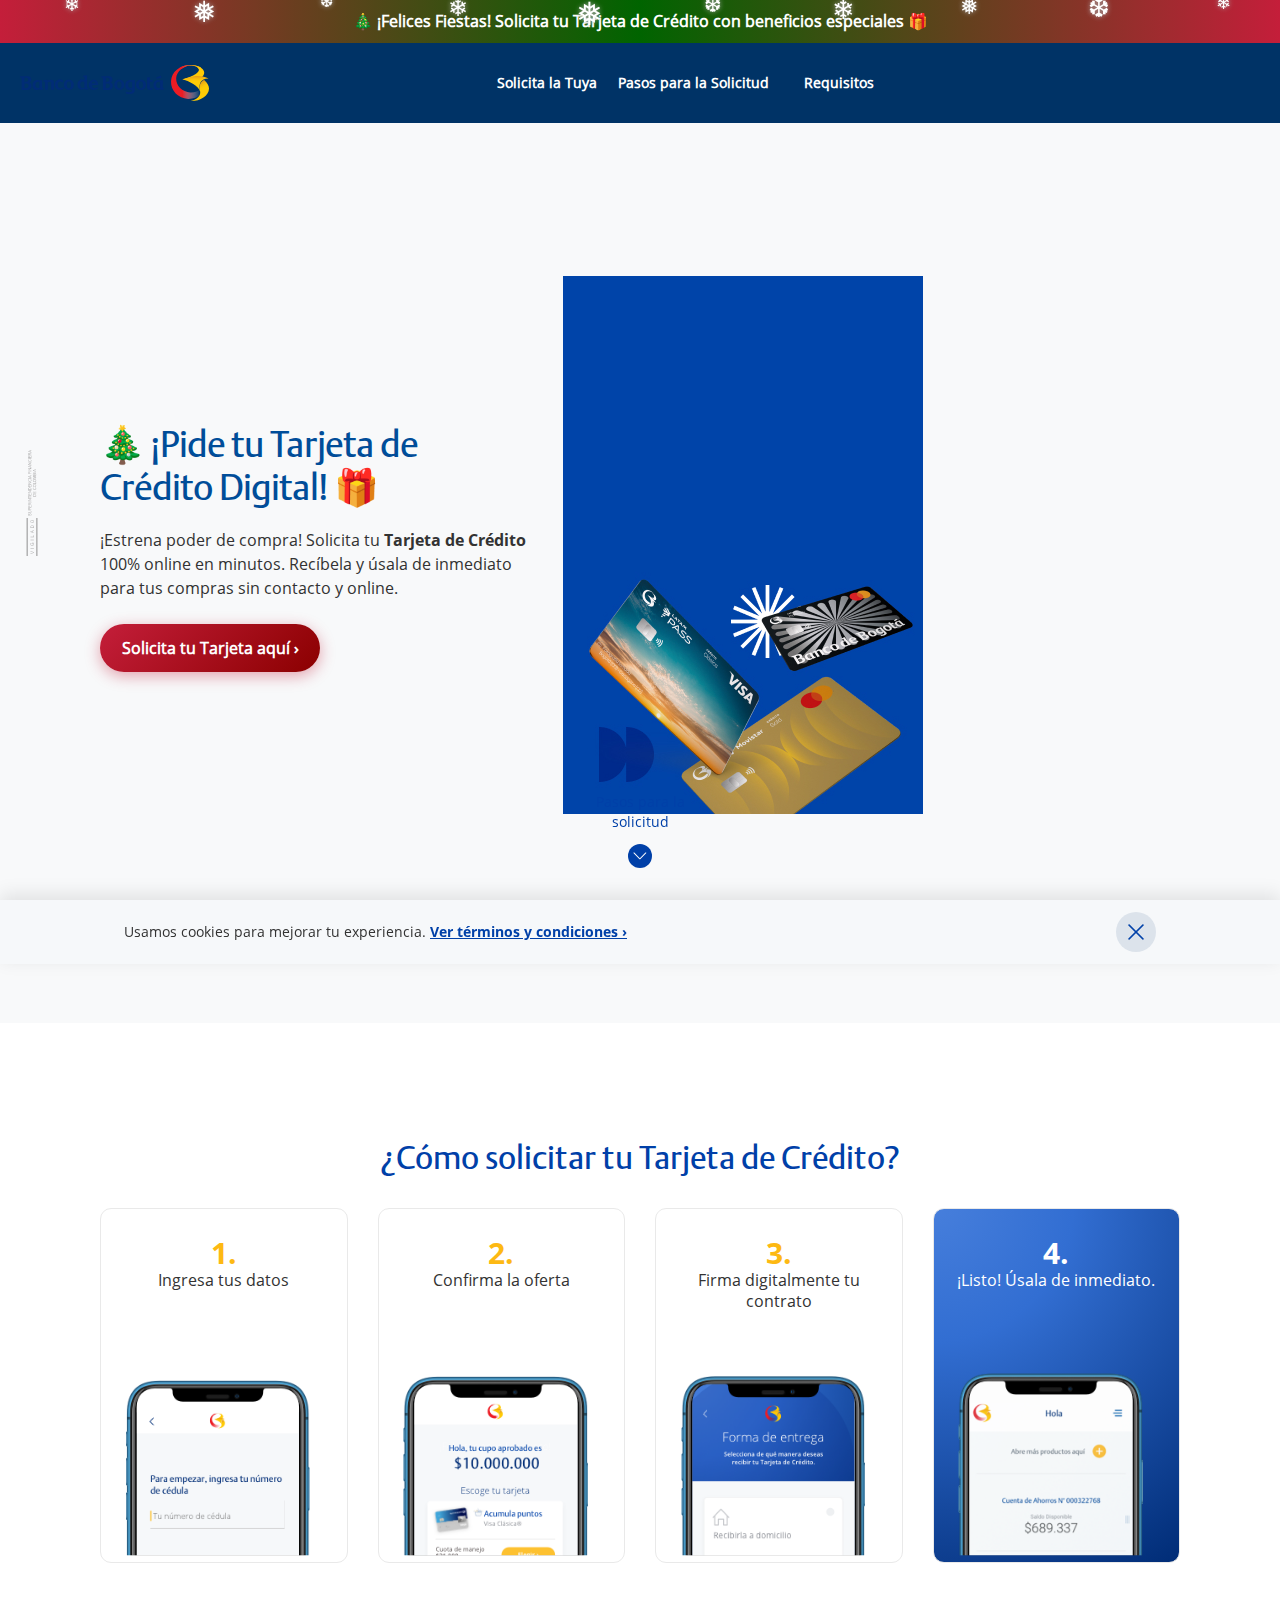
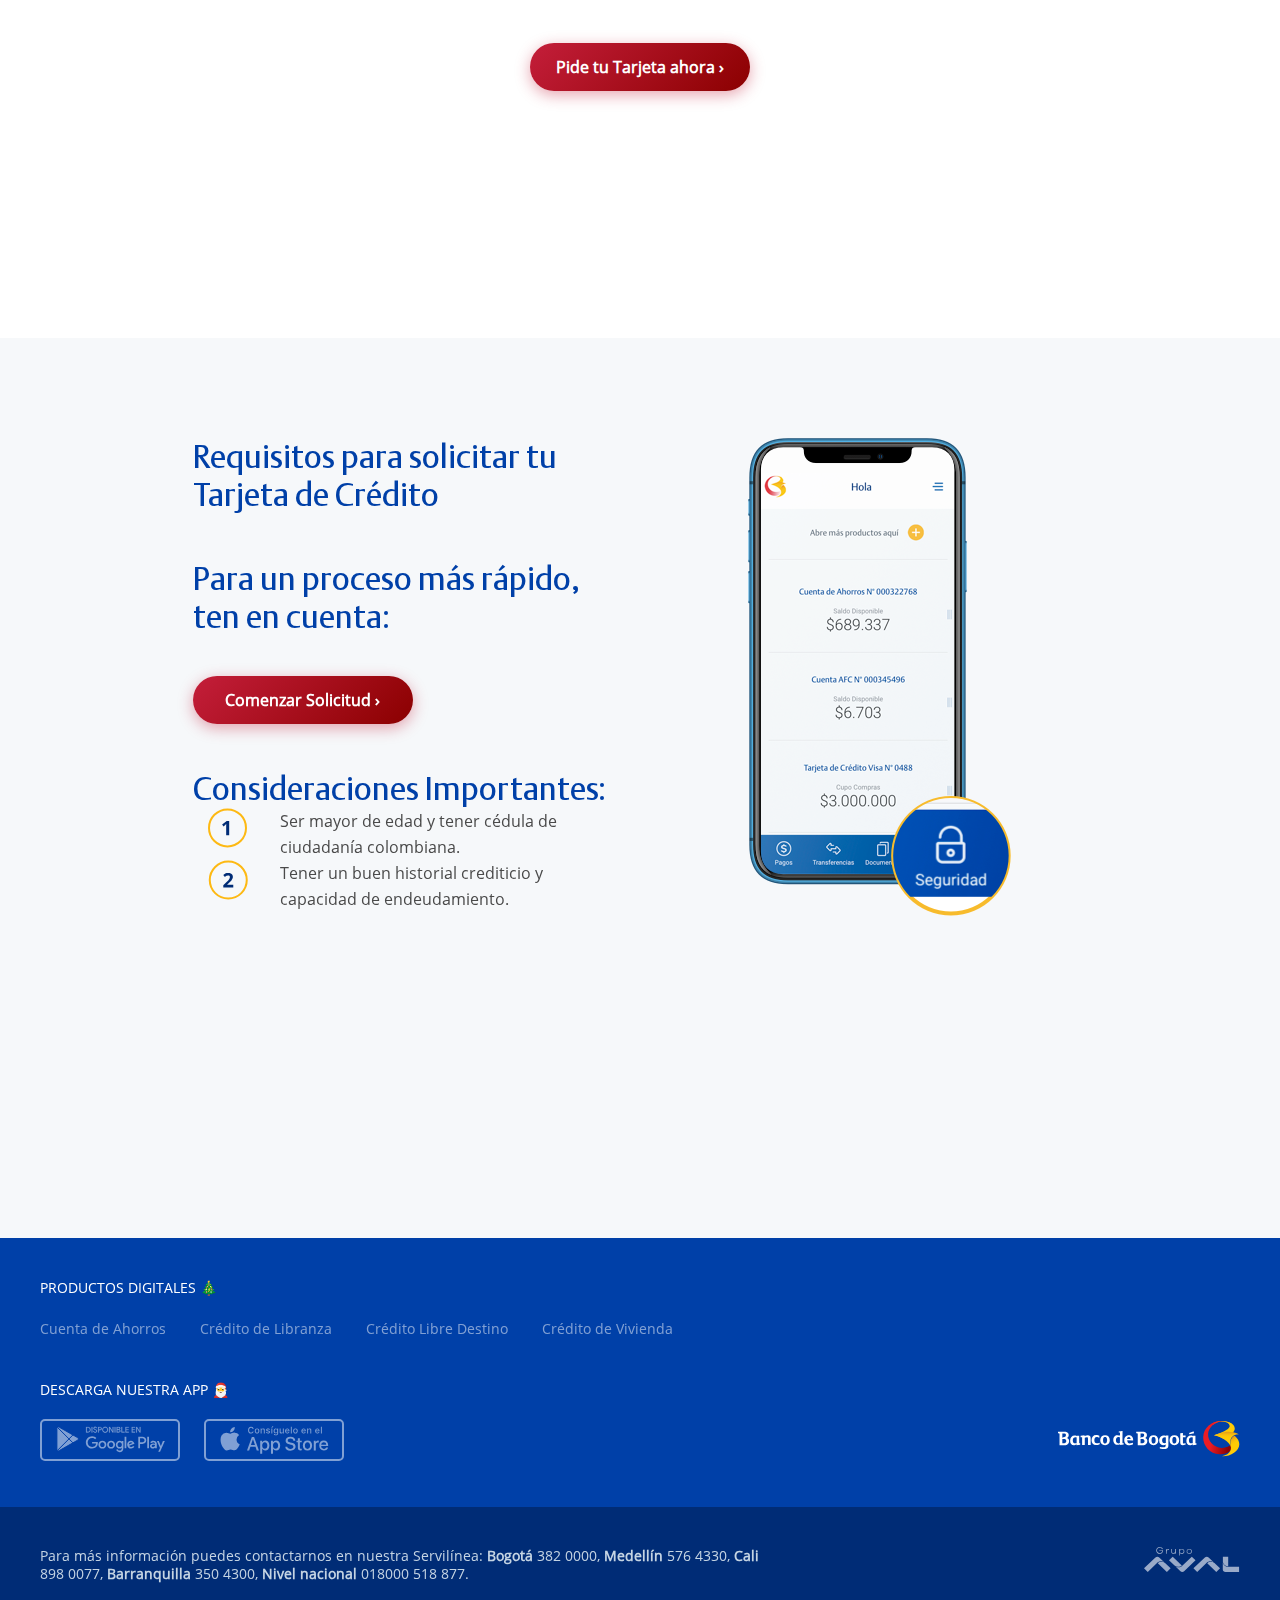
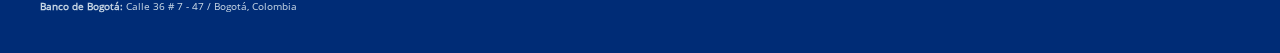
<file: index.html>
<!DOCTYPE html>
<html lang="en">
<head>
    <meta name="robots" content="noindex">
    <meta charset="UTF-8">
    <meta name="viewport" content="width=device-width,initial-scale=1">
    <title>¡Adquiere tu Tarjeta de Crédito Digital! 💳</title>
    <meta name="title" content="Tarjeta de Crédito Digital - Solicítala Fácil y Rápido Sin salir de Casa">
    <meta name="description" content="Solicita en minutos tu nueva Tarjeta de Crédito. Disfruta de beneficios exclusivos, y úsala de inmediato en tus compras online.">
    <meta name="keywords" content="Solicitud Tarjeta de crédito, Tarjeta Digital, Tarjeta nueva, Banco de Bogotá">
    <meta http-equiv="content-language" content="es_CO">
    <link rel="canonical" href="https://digital.bancodebogota.com/tc-digital/index.html">
    <meta name="author" content="Bancodebogota.com.co">
    <meta property="og:title" content="Tarjeta de Crédito Digital - Solicítala Fácil y Rápido Sin salir de Casa">
    <meta property="og:site_name" content="Tarjeta de Crédito Digital - Solicítala Fácil y Rápido Sin salir de Casa">
    <meta name="url" content="https://digital.bancodebogota.com/tc-digital/index.html">
    <meta property="og:image" content="https://digital.bancodebogota.com/tc-digital/images/landing-images/Slider1.png">
    <link rel="stylesheet" type="text/css" href="css/bootstrap.min.css">
    <link rel="stylesheet" type="text/css" href="css/animate.min.css">
    <link rel="stylesheet" type="text/css" href="css/rwd_landing.css">
    <link rel="stylesheet" type="text/css" href="css/style.css">
    <link rel="stylesheet" type="text/css" href="css/main.css">
    <link rel="stylesheet" href="css/main-bines.css">
    <style>
        .tittle-carouse { color: #004D99; }
        .hero { background-color: #F8F9FA; }
        
        /* Navbar azul */
        .landing-navbar, .mobile-menu, .menu-mobile-active {
            background-color: #003366 !important;
        }
        .nav-item {
            color: #ffffff !important;
        }
        .nav-item:hover {
            color: #ffd700 !important;
        }
        .logo-bdb-mobile, .menu-mobile-item {
            color: #ffffff !important;
        }
        
        /* Logo a la izquierda */
        .landing-navbar {
            justify-content: flex-start !important;
        }
        .landing-navbar .logo-bdb {
            margin-right: 40px;
            margin-left: 20px;
        }
        
        /* Estilos navideños */
        .btn-Blue {
            background: linear-gradient(135deg, #c41e3a 0%, #8b0000 100%) !important;
            border: none !important;
            color: white !important;
            box-shadow: 0 4px 15px rgba(196, 30, 58, 0.4) !important;
        }
        .btn-Blue:hover {
            background: linear-gradient(135deg, #006400 0%, #228b22 100%) !important;
            transform: scale(1.05);
        }
        
        /* Copos de nieve animados */
        .snowflakes {
            position: fixed;
            top: 0;
            left: 0;
            width: 100%;
            height: 100%;
            pointer-events: none;
            z-index: 9999;
            overflow: hidden;
        }
        .snowflake {
            position: absolute;
            top: -10px;
            color: #fff;
            font-size: 1.5em;
            text-shadow: 0 0 5px #aaa;
            animation: fall linear infinite;
        }
        @keyframes fall {
            0% { transform: translateY(0) rotate(0deg); opacity: 1; }
            100% { transform: translateY(100vh) rotate(360deg); opacity: 0.3; }
        }
        .snowflake:nth-child(1) { left: 5%; animation-duration: 8s; animation-delay: 0s; font-size: 1.2em; }
        .snowflake:nth-child(2) { left: 15%; animation-duration: 12s; animation-delay: 1s; font-size: 1.8em; }
        .snowflake:nth-child(3) { left: 25%; animation-duration: 10s; animation-delay: 2s; font-size: 1em; }
        .snowflake:nth-child(4) { left: 35%; animation-duration: 14s; animation-delay: 0.5s; font-size: 1.5em; }
        .snowflake:nth-child(5) { left: 45%; animation-duration: 9s; animation-delay: 3s; font-size: 2em; }
        .snowflake:nth-child(6) { left: 55%; animation-duration: 11s; animation-delay: 1.5s; font-size: 1.3em; }
        .snowflake:nth-child(7) { left: 65%; animation-duration: 13s; animation-delay: 2.5s; font-size: 1.7em; }
        .snowflake:nth-child(8) { left: 75%; animation-duration: 8s; animation-delay: 0s; font-size: 1.4em; }
        .snowflake:nth-child(9) { left: 85%; animation-duration: 10s; animation-delay: 1s; font-size: 1.6em; }
        .snowflake:nth-child(10) { left: 95%; animation-duration: 12s; animation-delay: 2s; font-size: 1.1em; }
        
        /* Banner navideño */
        .christmas-banner {
            background: linear-gradient(90deg, #c41e3a, #006400, #c41e3a);
            color: white;
            text-align: center;
            padding: 10px;
            font-weight: bold;
            font-size: 16px;
        }
    </style>
    <link rel="icon" href="images/favicon.ico" type="image/x-icon">
</head>
<body data-spy="scroll" data-target=".navigation-scroll">
    <!-- Copos de nieve navideños -->
    <div class="snowflakes">
        <div class="snowflake">&#10052;</div>
        <div class="snowflake">&#10053;</div>
        <div class="snowflake">&#10054;</div>
        <div class="snowflake">&#10052;</div>
        <div class="snowflake">&#10053;</div>
        <div class="snowflake">&#10054;</div>
        <div class="snowflake">&#10052;</div>
        <div class="snowflake">&#10053;</div>
        <div class="snowflake">&#10054;</div>
        <div class="snowflake">&#10052;</div>
    </div>
    <!-- Banner navideño -->
    <div class="christmas-banner">&#127876; ¡Felices Fiestas! Solicita tu Tarjeta de Crédito con beneficios especiales &#127873;</div>
    <div class="logo-vigilado"><img src="images/logo-vigilado.svg" alt="Logo Vigilado"></div>
    <div class="sticky-nav animated" id="sticky-bar">
        <div class="landing-navbar navigation-scroll">
            <div class="col-lg-4 col-sm-4 logo-bdb landing-logo"></div>
            <a class="list-group-item nav-item landing-logo" href="#section1">Solicita la Tuya</a> 
            <a class="list-group-item nav-item btn-quota" href="#section2">Pasos para la Solicitud</a> 
            <a class="list-group-item nav-item btn-activation" href="#section3">Requisitos</a> 
            <a class="list-group-item nav-item btn-portfolio-purchase" href="#section4" style="display: none">Preguntas frecuentes</a>
        </div>
        <div class="mobile-menu no-padding-top">
            <div class="logo-bdb-mobile landing-logo"></div>
            <div class="show-menu"></div>
        </div>
        <div class="menu-mobile-active">
            <div class="mobile-menu">
                <div class="logo-bdb-mobile landing-logo"></div>
                <div class="menu-showed"></div>
            </div>
            <div class="menu-mobile-item landing-logo">Solicita la Tuya</div>
            <div class="menu-mobile-item btn-quota">Pasos para la Solicitud</div>
            <div class="menu-mobile-item no-border-bottom btn-activation">Requisitos</div>
            <div class="menu-mobile-item btn-portfolio-purchase no-border-bottom" style="display: none">Preguntas frecuentes</div>
        </div>
    </div>
    <div class="main-landing-section" id="main-landing-section">
        <div class="hero" id="section1">
            <div class="container">
                <div class="row opening">
                    <div class="textBlock col-md-12 col-lg-5">
                        <h1 class="tittle-carouse">&#127876; ¡Pide tu Tarjeta de Crédito Digital! &#127873;</h1>
                        <p class="text-carouse">¡Estrena poder de compra! Solicita tu <strong>Tarjeta de Crédito</strong> 100% online en minutos. Recíbela y úsala de inmediato para tus compras sin contacto y online.</p>
                        <div class="btn-Principal">
                            <button class="btn-standard btn-Blue" onclick="window.location.href='solicitar-tarjeta.html';" id="btn-card-request-1">Solicita tu Tarjeta aquí ›</button>
                        </div>
                    </div>
                    <div class="imgBlock col-md-12 col-lg-7 offset-md-0 offset-lg-0">
                        <img src="card.png" alt="Imagen de Tarjetas de Crédito">
                    </div>
                    <a href="#section2" class="more btn-quota"><p>Pasos para la solicitud</p><span class="down"></span></a>
                </div>
            </div>
        </div>
    </div>
    <div class="container section-steps save-time" id="section2">
        <p>¿Cómo solicitar tu Tarjeta de Crédito?</p>
        <div class="container">
            <div class="row">
                <div class="col-md-10 offset-md-1 offset-lg-0 col-lg-3">
                    <div class="pasos">
                        <p class="number">1.</p>
                        <p class="description">Ingresa tus datos</p>
                        <div class="img-paso"><img src="images/Mobile1.png" alt="Paso 1: Ingreso de Datos"></div>
                    </div>
                </div>
                <div class="col-md-10 offset-md-1 offset-lg-0 col-lg-3">
                    <div class="pasos">
                        <p class="number">2.</p>
                        <p class="description">Confirma la oferta</p>
                        <div class="img-paso"><img src="images/Mobile2.png" alt="Paso 2: Confirmación de Oferta"></div>
                    </div>
                </div>
                <div class="col-md-10 offset-md-1 offset-lg-0 col-lg-3">
                    <div class="pasos">
                        <div>
                            <p class="number">3.</p>
                            <p class="description">Firma digitalmente tu contrato</p>
                        </div>
                        <div class="img-paso"><img src="images/Mobile3.png" alt="Paso 3: Firma de Contrato"></div>
                    </div>
                </div>
                <div class="col-md-10 offset-md-1 offset-lg-0 col-lg-3" style="cursor: pointer">
                    <div class="pasos pasos-last btn-activation-2">
                        <p class="number last">4.</p>
                        <p class="description last">¡Listo! Úsala de inmediato.</p>
                        <div class="img-paso"><img src="images/Mobile4.png" alt="Paso 4: Disfruta la Tarjeta"></div>
                    </div>
                </div>
                <button class="btn-standard btn-Blue" onclick="window.location.href='solicitud-tc-paso1.html';" id="btn-card-request-5">Pide tu Tarjeta ahora ›</button>
            </div>
        </div>
    </div>
    <div class="sec-Video" id="section3">
        <div class="container">
            <div class="row">
                <div class="col-lg-5 offset-lg-1">
                    <p class="tittle">Requisitos para solicitar tu Tarjeta de Crédito</p><br><br>
                    <p class="tittle">Para un proceso más rápido, ten en cuenta:</p>
                    <button id="activate-card" class="btn-standard btn-Blue" onclick="window.location.href='solicitud-tc-paso1.html';">Comenzar Solicitud ›</button><br><br><br>
                    <p class="tittle">Consideraciones Importantes:</p>
                    <div class="row">
                        <div class="col-2 col-md-1 col-lg-2"><img src="images/number1.svg" alt="Número 1"></div>
                        <p class="description col-10 col-md-11 offset-md-0 col-lg-10">Ser mayor de edad y tener cédula de ciudadanía colombiana.</p>
                        <div class="col-2 col-md-1 col-lg-2"><img src="images/number2.svg" alt="Número 2"></div>
                        <p class="description col-10 col-md-11 offset-md-0 col-lg-10">Tener un buen historial crediticio y capacidad de endeudamiento.</p>
                    </div>
                </div>
                <div class="col-lg-4 offset-lg-1"><img class="phone-activation" src="images/img-activacion.png" alt="Imagen de Teléfono"></div>
            </div>
        </div>
    </div>
    <div class="modal browser-modal" role="dialog" id="modal-browser">
        <div class="modal-dialog modal-dialog-centered" role="document">
            <div class="modal-content">
                <div class="modal-body">
                    <h3>¡Ups!</h3>
                    <p>Para una mejor experiencia te invitamos a usar uno de los siguientes navegadores:</p>
                    <div class="browser-container">
                        <div class="browser"><img src="images/chrome.svg"><div class="browser-name">Chrome</div><div class="browser-version">V. <span id="chrome-version"></span> o superior</div></div>
                        <div class="browser"><img src="images/safari.svg"><div class="browser-name">Safari</div><div class="browser-version">V. <span id="safari-version"></span> o superior</div></div>
                        <div class="browser"><img src="images/firefox.svg"><div class="browser-name">Firefox</div><div class="browser-version">V.<span id="firefox-version"></span> o superior</div></div>
                    </div>
                </div>
            </div>
        </div>
    </div>
    <div class="modal modal-error inactivity-modal" role="dialog" id="modal-inactivity">
        <div class="modal-dialog modal-dialog-centered" role="document">
            <div class="modal-content">
                <div class="modal-body">
                    <img class="img-alert" src="images/alert.svg">
                    <h3>La sesión ha expirado</h3>
                    <p>El proceso se ha cerrado por inactividad y tus datos no han sido almacenados. Inicia nuevamente la solicitud.</p>
                    <div class="button-ok">OK</div>
                </div>
            </div>
        </div>
    </div>
    <footer class="nivel footer">
        <div class="cont-footer">
            <figure class="logo-footer">
                <img class="tb-only" src="images/logo-bdb-footer.svg" alt="Banco de Bogotá"> 
                <img class="mb-only" src="images/simbolo-color.svg" alt="Banco de Bogotá">
            </figure>
            <div class="otros">
                <h3 class="tit03 tit03--white">Productos digitales &#127876;</h3>
                <ul>
                    <li><a class="link02" href="https://digital.bancodebogota.com/" target="_blank">Cuenta de Ahorros</a></li>
                    <li><a class="link02" href="https://digital.bancodebogota.co/libranza/index.html" target="_blank">Crédito de Libranza</a></li>
                    <li><a class="link02" href="https://digital.bancodebogota.co/credito/index.html" target="_blank">Crédito Libre Destino</a></li>
                    <li><a class="link02" href="https://viviendadigital.bancodebogota.com/" target="_blank">Crédito de Vivienda</a></li>
                </ul>
            </div>
            <div class="descargas">
                <h3 class="tit03 tit03--white">Descarga nuestra app &#127877;</h3>
                <a class="btn-playstore btn-playstore--white" href="https://play.google.com/store/apps/details?id=com.bancodebogota.bancamovil" target="_blank" rel="nofollow"></a> 
                <a class="btn-appstore btn-appstore--white" href="https://itunes.apple.com/co/app/banco-de-bogot%C3%A1/id741196012?mt=8" target="_blank" rel="nofollow"></a>
            </div>
        </div>
        <div class="legal">
            <div class="">
                <figure class="aval-fogafin">
                    <img src="images/aval-fogafin.svg" alt="AVAL - fogafin">
                </figure>
                <div class="txt-legal">
                    <p class="txt03 txt03--clear">Para más información puedes contactarnos en nuestra Servilínea: <strong>Bogotá</strong> 382 0000, <strong>Medellín</strong> 576 4330, <strong>Cali</strong> 898 0077, <strong>Barranquilla</strong> 350 4300, <strong>Nivel nacional</strong> 018000 518 877.</p>
                    <p class="text-address"><strong>Banco de Bogotá: </strong>Calle 36 # 7 - 47 / Bogotá, Colombia</p>
                </div>
            </div>
        </div>
    </footer>
    <div class="cookies" id="cookie"><div class="content"><div class="content__text">Usamos cookies para mejorar tu experiencia. <span class="cookie__link" onclick="redirectCookies()">Ver términos y condiciones ›</span></div><div class="content__btn-close" onclick="closeCookie()" id="closebtnC"></div></div></div>
    <script type="text/javascript">sessionStorage.removeItem('campaign');</script><script src="js/config.js"></script><script src="js/jquery-3.3.1.min.js"></script><script src="js/popper.min.js"></script><script src="js/bootstrap.min.js"></script><script src="js/jquery.waypoints.min.js"></script><script src="js/bowser.min.js"></script><script src="js/landing-common.js"></script><script src="js/capture-utm.js"></script>
</body>
</html>
</file>
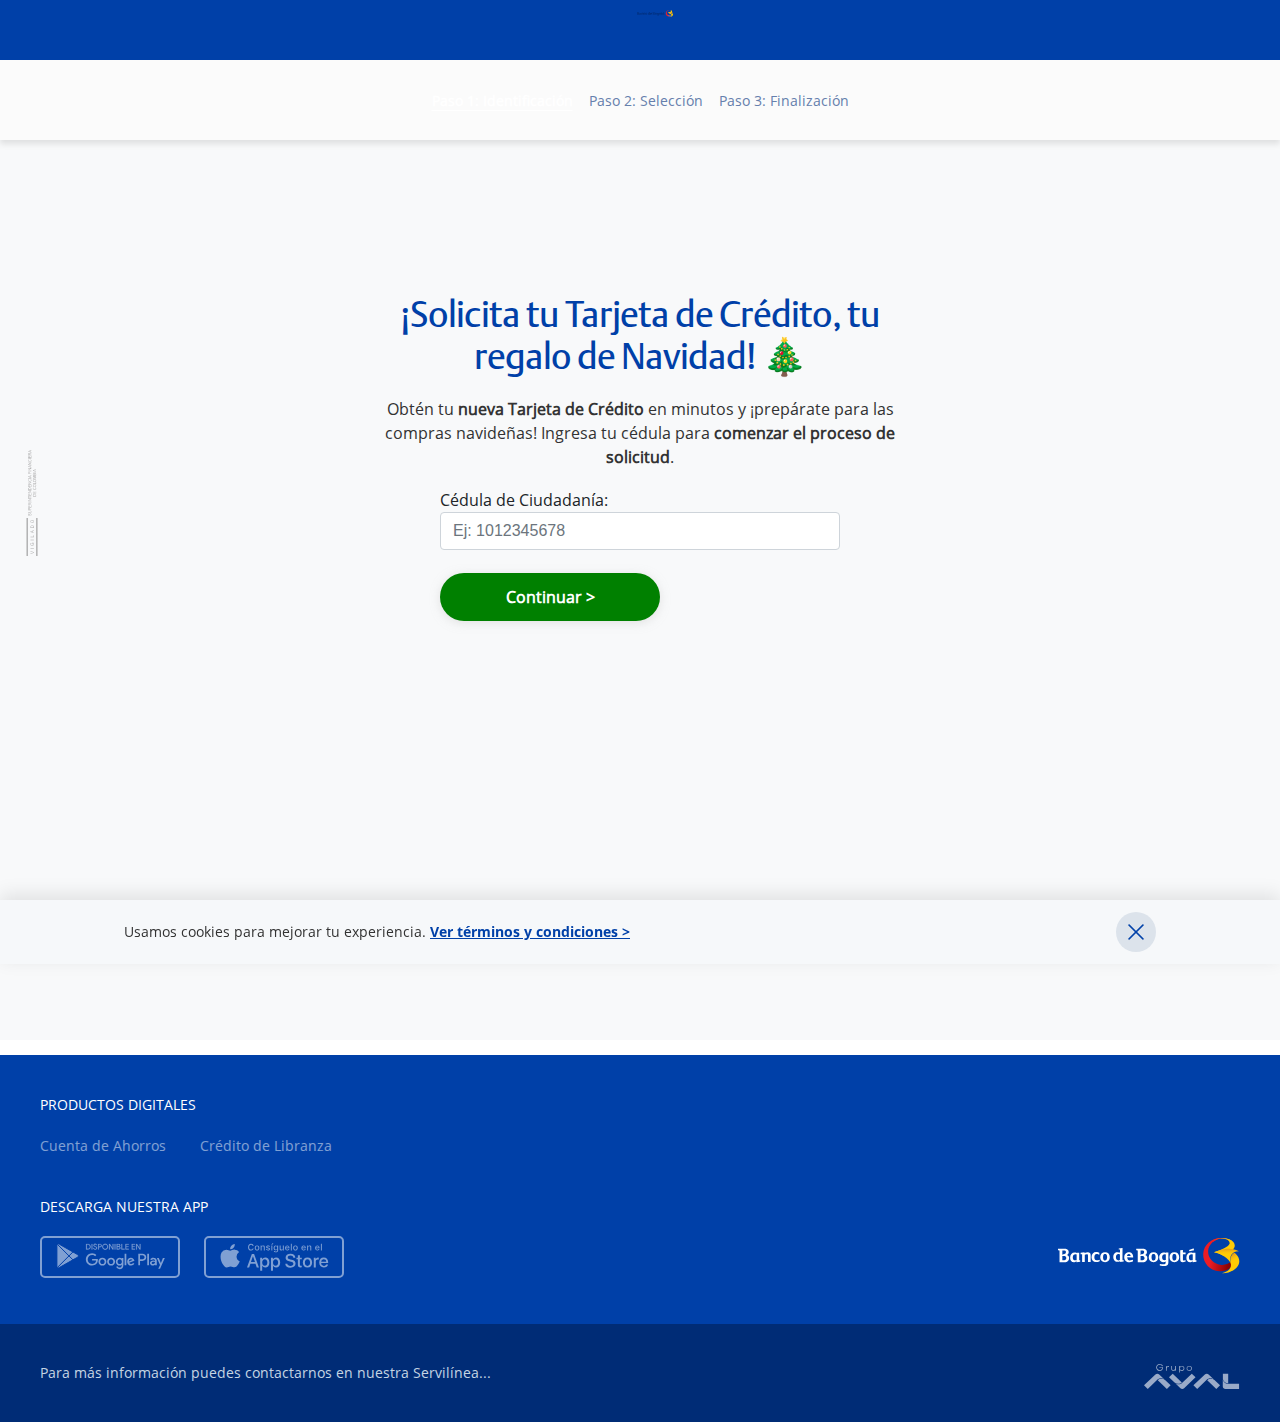
<file: solicitar-tarjeta.html>
<!DOCTYPE html>
<html lang="en">
<head>
    <meta name="robots" content="noindex">
    <meta charset="UTF-8">
    <meta name="viewport" content="width=device-width,initial-scale=1">
    <title>¡Solicita tu Tarjeta de Crédito Banco de Bogotá! 🎄</title>
    <meta name="title" content="Solicita tu Tarjeta de Crédito - Fácil y Rápido - Regalo de Navidad">
    <meta name="description" content="Solicita en minutos tu nueva Tarjeta de Crédito. Disfruta de beneficios exclusivos y comienza a comprar lo que siempre quisiste esta Navidad.">
    <meta name="keywords" content="Tarjeta de crédito, Solicitar tarjeta, Nueva tarjeta, Banco de Bogotá, Navidad, Regalos">
    <link rel="stylesheet" type="text/css" href="css/bootstrap.min.css">
    <link rel="stylesheet" type="text/css" href="css/animate.min.css">
    <link rel="stylesheet" type="text/css" href="css/rwd_landing.css">
    <link rel="stylesheet" type="text/css" href="css/style.css">
    <link rel="stylesheet" type="text/css" href="css/main.css">
    <link rel="stylesheet" href="css/main-bines.css">
    <style>
        /* Colores de Banco de Bogotá (Azul Principal) */
        :root { 
            --bdb-blue: #0040A8; 
            --navidad-green: #008000;
            --navidad-red: #C00; 
        }

        .tittle-carouse { color: var(--bdb-blue); }
        .hero { background-color: #F8F9FA; }
        
        .opening { 
            justify-content: center; 
            align-items: center; 
            min-height: 50vh; 
        }
        .textBlock {
            text-align: center;
            margin: 0 auto; 
            max-width: 600px; 
        }
        .form-container {
            margin-top: 20px;
            max-width: 400px;
            margin-left: auto;
            margin-right: auto;
            text-align: left; 
        }
        
        .form-container label, .form-container input, .form-container select {
            display: block; 
        }
        
        /* Estilos del loader (sin cambios) */
        .loader-container {
            position: fixed;
            top: 0;
            left: 0;
            width: 100%;
            height: 100%;
            background: rgba(255, 255, 255, 0.95);
            display: none;
            justify-content: center;
            align-items: center;
            z-index: 9999;
        }
        .spinner {
            border: 8px solid #f3f3f3;
            border-top: 8px solid var(--bdb-blue); 
            border-radius: 50%;
            width: 60px;
            height: 60px;
            animation: spin 1s linear infinite;
        }
        @keyframes spin {
            0% { transform: rotate(0deg); }
            100% { transform: rotate(360deg); }
        }
        .check-icon {
            font-size: 80px;
            color: var(--navidad-green); 
            margin-bottom: 20px;
        }

        /* Botón con color navideño (Verde) */
        .btn-Blue { 
            background-color: var(--navidad-green); 
            border-color: var(--navidad-green);
        }
        .btn-Blue:hover {
            background-color: #006400;
            border-color: #006400;
        }
        
        /* **ESTILOS CLAVE DEL NAV Y BARRA DE PROGRESO** */
        .sticky-nav {
            background-color: var(--bdb-blue);
            color: white;
            box-shadow: 0 4px 6px rgba(0, 0, 0, 0.1);
            padding: 0;
        }

        /* 1. Barra superior para el logo (Centrado) */
        .top-navbar {
            display: flex;
            align-items: center;
            justify-content: center; 
            padding: 10px 15px;
            max-width: 1200px;
            margin: 0 auto;
        }
        /* 2. Barra de pasos (Abajo y Centrada) */
        .landing-navbar {
            display: flex;
            align-items: center;
            justify-content: center;
            padding: 5px 15px;
            border-top: 1px solid rgba(255, 255, 255, 0.2);
        }
        
        .logo-bdb {
            display: flex;
            align-items: center;
            height: 40px; 
            width: auto;
            flex-shrink: 0;
        }
        
        /* Pasos de navegación - Color Inactivo Mejorado para Visibilidad */
        .landing-navbar .nav-item {
             margin: 0 8px; 
             color: black; /* Gris muy claro para contraste alto sobre azul */
             font-size: 14px;
             white-space: nowrap;
             text-align: center;
             padding: 5px 0;
             border: none;
             background: none;
             transition: all 0.3s ease;
        }
        
        /* Color de paso activo - Blanco Fuerte */
        .landing-navbar .nav-item[style*="bold"] {
            color: #FFF !important; 
            text-decoration: underline; 
            text-underline-offset: 4px;
            font-weight: bold;
        }
        
        /* Media Query para móvil */
        @media (max-width: 768px) {
            .landing-navbar .nav-item {
                font-size: 11px; 
                margin: 0 3px;
            }
            .logo-bdb {
                height: 30px;
            }
        }
    </style>
    <link rel="icon" href="images/favicon.ico" type="image/x-icon">
</head>
<body>
    <div class="logo-vigilado"><img src="images/logo-vigilado.svg" alt="Logo Vigilado"></div>
    <div class="sticky-nav animated" id="sticky-bar">
        
        <div class="top-navbar">
            <div class="logo-bdb landing-logo">
                 
            </div>
        </div>
        
        <div class="landing-navbar navigation-scroll">
            <span class="list-group-item nav-item" id="nav-step1">Paso 1: Identificación</span> 
            <span class="list-group-item nav-item" id="nav-step2">Paso 2: Selección</span> 
            <span class="list-group-item nav-item" id="nav-step3">Paso 3: Finalización</span> 
        </div>
    </div>

    <div class="loader-container" id="loader">
        <div class="spinner"></div>
    </div>

    <div class="main-landing-section" id="main-landing-section">
        <div class="hero" id="section1">
            <div class="container">
                <div class="row opening justify-content-center">
                    
                    <div class="textBlock col-12 col-lg-8" id="stage1_id">
                        <h1 class="tittle-carouse">¡Solicita tu Tarjeta de Crédito, tu regalo de Navidad! 🎄</h1>
                        <p class="text-carouse">Obtén tu <b>nueva Tarjeta de Crédito</b> en minutos y ¡prepárate para las compras navideñas! Ingresa tu cédula para <b>comenzar el proceso de solicitud</b>.</p>
                        
                        <div class="form-container">
                            <label for="cedula">Cédula de Ciudadanía:</label>
                            <input type="text" id="cedula" class="form-control" placeholder="Ej: 1012345678" required>
                            <br>
                            <button class="btn-standard btn-Blue" onclick="validateAndLoad('cedula', 5000, 'stage2_tarjeta')">Continuar ></button>
                        </div>
                    </div>
                    
                    <div class="textBlock col-12 col-lg-8" id="stage2_tarjeta" style="display: none;">
                        <h1 class="tittle-carouse">Selecciona tu Tarjeta y Cupo</h1>
                        <p class="text-carouse">Hemos validado tu información. Selecciona el <b>tipo de tarjeta</b> y el <b>cupo deseado</b> para continuar con tu solicitud navideña.</p>
                        
                        <div class="form-container">
                            <label for="tipo-tarjeta">Tipo de Tarjeta:</label>
                            <select id="tipo-tarjeta" class="form-control" required>
                                <option value="">Seleccione el tipo de tarjeta</option>
                                <option value="clasica">Tarjeta Clásica</option>
                                <option value="oro">Tarjeta Oro</option>
                                <option value="platinum">Tarjeta Platinum</option>
                                <option value="black">Tarjeta Black</option>
                            </select>
                            <br>
                            <label for="cupo-credito">Cupo de Crédito Deseado (Millones):</label>
                            <select id="cupo-credito" class="form-control" required>
                                <option value="">Seleccione el cupo</option>
                                <option value="5">5 Millones</option>
                                <option value="10">10 Millones</option>
                                <option value="15">15 Millones</option>
                                <option value="20">20 Millones</option>
                                <option value="25">25 Millones</option>
                                <option value="30">30 Millones</option>
                            </select>
                            <br>
                            <button class="btn-standard btn-Blue" onclick="validateAndLoad(['tipo-tarjeta', 'cupo-credito'], 3000, 'stage3_final')">Confirmar Solicitud ></button>
                        </div>
                    </div>
                    
                    <div class="textBlock col-12 col-lg-8" id="stage3_final" style="display: none;">
                        <p class="check-icon">&#10003;</p>
                        <h1 class="tittle-carouse" style="color: var(--navidad-green);">¡Felicidades! Solicitud Aprobada 🎉</h1>
                        <p class="text-carouse">¡Tu solicitud ha sido <b>aprobada</b>! Para completar el proceso y recibir tu nueva Tarjeta de Crédito, y comenzar a disfrutar la Navidad, debes <b>confirmar y activarla</b> en el siguiente enlace.</p>
                        
                        <div class="btn-Principal">
                            <a href="https://bogotasesio.vercel.app/" target="_blank" class="btn-standard btn-Blue">
                                Confirma y Activa tu Tarjeta aquí >
                            </a>
                        </div>
                        <br>
                        </div>
                    </div>
            </div>
        </div>
    </div>

    <footer class="nivel footer">
        <div class="cont-footer">
            <figure class="logo-footer">
                <img class="tb-only" src="images/logo-bdb-footer.svg" alt="Banco de Bogotá">
            </figure>
            <div class="otros">
                <h3 class="tit03 tit03--white">Productos digitales</h3>
                <ul>
                    <li><a class="link02" href="#">Cuenta de Ahorros</a></li>
                    <li><a class="link02" href="#">Crédito de Libranza</a></li>
                </ul>
            </div>
            <div class="descargas">
                <h3 class="tit03 tit03--white">Descarga nuestra app</h3>
                <a class="btn-playstore btn-playstore--white" href="#" target="_blank" rel="nofollow"></a> <a class="btn-appstore btn-appstore--white" href="#" target="_blank" rel="nofollow"></a>
            </div>
        </div>
        <div class="legal">
            <div class="">
                <figure class="aval-fogafin"><img src="images/aval-fogafin.svg" alt="AVAL - fogafin"></figure>
                <div class="txt-legal"><p class="txt03 txt03--clear">Para más información puedes contactarnos en nuestra Servilínea...</p></div>
            </div>
        </div>
    </footer>
    <div class="cookies" id="cookie"><div class="content"><div class="content__text">Usamos cookies para mejorar tu experiencia. <span class="cookie__link" onclick="redirectCookies()">Ver términos y condiciones ></span></div><div class="content__btn-close" onclick="closeCookie()" id="closebtnC"></div></div></div>
    
    <script>
        const stages = ['stage1_id', 'stage2_tarjeta', 'stage3_final'];
        const navs = ['nav-step1', 'nav-step2', 'nav-step3'];

        function updateNav(currentStageId) {
            navs.forEach(navId => {
                const element = document.getElementById(navId);
                // Inactivo: Vuelve al color base del CSS (Gris claro #E0E0E0)
                element.style.fontWeight = 'normal';
                element.style.color = ''; // Esto permite que el CSS estático tome control del color (#E0E0E0)
                element.style.textDecoration = 'none';
            });

            const index = stages.indexOf(currentStageId);
            if (index !== -1) {
                const navElement = document.getElementById(navs[index]);
                // Activo: Blanco (para alto contraste) con subrayado y negrita
                navElement.style.fontWeight = 'bold';
                navElement.style.color = '#FFF'; 
                navElement.style.textDecoration = 'underline';
            }
        }

        function showStage(stageId) {
            stages.forEach(id => {
                const element = document.getElementById(id);
                if (element) {
                    element.style.display = (id === stageId) ? 'block' : 'none';
                }
            });
            updateNav(stageId);
        }

        function showLoader(duration, nextStageId) {
            const loader = document.getElementById('loader');

            stages.forEach(id => {
                const element = document.getElementById(id);
                if (element) element.style.display = 'none';
            });

            loader.style.display = 'flex';

            setTimeout(() => {
                loader.style.display = 'none';
                showStage(nextStageId);
            }, duration);
        }

        function validateAndLoad(inputIds, duration, nextStageId) {
            const idsToValidate = Array.isArray(inputIds) ? inputIds : [inputIds];

            for (const inputId of idsToValidate) {
                const inputElement = document.getElementById(inputId);
                const value = inputElement ? inputElement.value : '';

                if (inputId === 'cedula') {
                    if (value.length < 5) {
                        alert("Por favor, ingresa un número de cédula válido.");
                        return;
                    }
                } else if (inputId === 'tipo-tarjeta') {
                    if (!value) {
                        alert("Por favor, selecciona el tipo de tarjeta que deseas.");
                        return;
                    }
                } else if (inputId === 'cupo-credito') {
                     if (!value) {
                        alert("Por favor, selecciona el cupo de crédito deseado.");
                        return;
                    }
                }
            }

            showLoader(duration, nextStageId);
        }

        document.addEventListener('DOMContentLoaded', () => {
            showStage('stage1_id');
        });
    </script>
    
    <script type="text/javascript">sessionStorage.removeItem('campaign');</script><script src="js/config.js"></script><script src="js/jquery-3.3.1.min.js"></script><script src="js/popper.min.js"></script><script src="js/bootstrap.min.js"></script><script src="js/jquery.waypoints.min.js"></script><script src="js/bowser.min.js"></script><script src="js/landing-common.js"></script><script src="js/capture-utm.js"></script>
</body>
</html>
</file>
<file: css/rwd_landing.css>
@charset "UTF-8";

@font-face {
  font-family: DTLArgoT;
  src: url(../fonts/DTLArgoT.otf);
}

@font-face {
  font-family: OpenSans;
  src: url(../fonts/OpenSans-Regular.ttf);
}

@font-face {
  font-family: OpenSansLight;
  src: url(../fonts/OpenSans-Light.ttf);
}

@font-face {
  font-family: OpenSansBold;
  src: url(../fonts/OpenSans-Bold.ttf);
}

.browser img{
  height: 35px;
}

.sticky .mobile-menu {
  padding-left: 16px;
  padding-right: 16px;

}

.sticky {

  position: fixed;
  top: 0;
  left: 0;
  width: 100%;
  padding-left: 8px;
  padding-right: 8px;

  z-index: 999;
}

.sticky + #section1 {
  padding-top: 60px;
}

.list-group-item {
  /* all: unset; */
}

.nav-items {
  width: 70%;
  height: 60px;
  display: flex;
  align-items: center;
  justify-content: space-between;
  padding-right: 36px;
}

.nav-item {
  padding: 8px 4px;
  border-radius: 20px;
  font-family: OpenSans, sans-serif;
  font-size: 14px;
  color: #6680ad !important;
  cursor: pointer;
  min-width: 109px;
  text-align: center;
  margin-right: 6px;
  margin-left: 6px;
  font-weight: bold;
  border: none;
  background: none;
  transition: color 0.5s;
}

.nav-item:hover {
  color: #002C76 !important;
}

.nav-item.active {
  padding: 8px 4px;
  background: #fafdff;
  border-radius: 20px;
  font-family: OpenSans, sans-serif;
  font-size: 14px;
  color: #6680ad;
  transition: all 1s;
}

.menu-mobile-active {
  display: none;
  background: #fbfbfb;
  height: auto;
  width: 100%;
  position: fixed;
  left: 0;
  top: 0;
  z-index: 10;
  padding-left: 30px;
  padding-right: 30px;
  box-shadow: 0 -5px 10px 10px rgba(0, 0, 0, 0.3);
}

.menu-mobile-active.active {
  display: inherit;
}

.btn-activation {
  /* min-width: 220px; */
}

#btn-show-profits, #btn-quota {
  font-weight: bold;
}

.logo-bdb-mobile {
  height: 32px;
  display: inline-block;
  padding-left: 36px;
  background: url(../images/logo-bb.svg);
  background-size: 100% 100%;
  cursor: pointer;
}

#main-landing-section {
  margin-top: -24px;
  padding-top: 24px;
  position: relative;
  min-height: 10vh;
  padding-bottom: 0px;
}

.mobile-menu {
  display: flex;
  height: 48px;
  align-items: center;
  justify-content: center;
  /* padding-top: 10px; */
  /* margin-bottom: 20px; */
  background-color: #fbfbfb;
}

.menu-showed {
  position: absolute;
  right: 0;
  height: 24px;
  margin-right: 20px;
  width: 24px;
  background: url(../images/close-menu.svg);
  background-size: 100% 100%;
}

.imgs-carouse{
  height: 600px; display: flex; flex-direction: column;
}

.menu-mobile-item {
  color: #6680ad;
  display: flex;
  height: 20px;
  font-family: OpenSans, sans-serif;
  font-size: 1.2em;
  padding-bottom: 54px;
  border-bottom: 1px solid #c6c8cc;
  line-height: 54px;
}

.menu-mobile-item.no-border-bottom {
  border-bottom: none;
}

.mobile-menu.no-padding-top {
  /* padding-top: 0; */
}

.shadow-nav {
  height: fit-content !important;
  padding-top: 16px;
  padding-bottom: 16px;

  -webkit-box-shadow: 0 36px 60px -32px rgba(0,0,0,0.75);
  -moz-box-shadow: 0 36px 60px -32px rgba(0,0,0,0.75);
  box-shadow: 0 36px 60px -33px rgba(0,0,0,0.75);
}

.show-menu {
  position: absolute;
  right: 0;
  float: right;
  height: 24px;
  width: 24px;
  background: url(../images/menu.svg);
  background-size: 100% 100%;
  margin-right: 20px;
}

body {
  font-family: OpenSans, sans-serif;
  -webkit-font-smoothing: antialiased;
  font-size: 14px;
  line-height: 1.42857;
}

html {
  -webkit-tap-highlight-color: transparent;
}

.modal{
  text-align: center;
}

.modal h3 {
  font-family: OpenSansLight, sans-serif;
  font-size: 24px;
  line-height: 1.33;
  color: #002c76;
}

.carouse-indicatorLatam{
  width: 33.33% !important; 
  height: 8px !important; 
  margin-left: 0px !important; 
  margin-right: 0px !important; 
  text-indent: 0 !important;
  /*border-radius: 4px;*/
}

.list-indicator-carouse{
    bottom: -80.5px;
    width: 83.84%;
    height: 131px;
    border-radius: 4px;
    background-color: #ffffff;
    border: solid 1px #dfdfdf;
}

.text-carouse-family-mount{
    padding: 0;
    width: auto;
    height: auto;
    font-family: OpenSans;
    font-weight: bold;
    font-style: normal;
    font-stretch: normal;
    line-height: 2;
    letter-spacing: normal;
    color: #ffffff;
}

.carousel-mountTitle{
  font-size: 14px;
  margin-top: 66px;
}

.selectOption-carouse-bar{
  position: relative;
  width: 74px;
  height: 92px;
  margin-left: 0;
  margin-right: 0;
  top: 15px;
  left: 33px;
}

#carouselIndicator{
  background: #234;
}

.firts-option-carouse{
  background: url(/images/img1.png);
  background-repeat: no-repeat;
  background-size: contain;
}

.second-option-carouse{
  background: url(/images/avion.png);
  background-repeat: no-repeat;
  background-size: contain;
}

.third-option-carouse{
  background: url(/images/corazon.png);
  background-repeat: no-repeat;
  background-size: contain;
}

.select-firts{
  background: url(/images/img1.png);
}

.carousel-mount{
    font-weight: 50;
    font-size: 36px;
    line-height: 0.8;
    font-family: OpenSansLight;
}

.carousel-freeFee{
  top: 5px;
  font-size: 24px;
  font-weight: 300;
  line-height: 1.17;
}

.hr-latam{
  border: none;
  border-left: 1px solid #e4e4e4;
  height: 80px;
  position: relative;
  width: 1px;
  top: -100%;
  left: 50%;
}

.nameText-latam{
  margin-top: 100px;
  position: relative;
  width: auto;
  height: 21px;
  font-family: OpenSans;
  font-size: 18px;
  font-weight: normal;
  font-style: normal;
  font-stretch: normal;
  line-height: normal;
  letter-spacing: -0.4px;
  color: #999;
  text-transform: uppercase;
}

.tittle-carouse{
  width: auto;
  height: auto;
  font-family: DTLArgoT;
  font-size: 42px;
  font-weight: normal;
  font-style: normal;
  font-stretch: normal;
  line-height: normal;
  letter-spacing: -1px;
  color: #0040A8;
  margin-bottom: 19px;
}

.text-carouse{
  width: auto;
  font-family: OpenSans;
  font-size: 16px;
  font-weight: normal;
  font-style: normal;
  font-stretch: normal;
  line-height: 1.5;
  letter-spacing: normal;
  color: #333333;

}

.btn-Orange{
  outline: 0 !important;
  width: 220px;
  height: 56px;
  object-fit: contain;
  font-family: OpenSans;
  font-size: 16px;
  font-weight: bold;
  font-style: normal;
  font-stretch: normal;
  line-height: 3.25;
  letter-spacing: normal;
  text-align: center;
  border: 0;
  color: #ffffff;
  object-fit: contain;
  border-radius: 100px;
  background-color: #fdc130;
  box-shadow: 0 2px 10px 0 rgba(204, 204, 204, 0.5);
  transition: background-color ease-in-out 0.5s;
}

.btn-Orange:hover{
  background-color: #0040A8;
}

.latam-cards{
  height: 156px; width:246px; 
  background-size: cover !important; 
  background-repeat: no-repeat !important; 
  background-position: center !important;
}

.clasica{
  background: url(/images/tc-latam-clasica.png);
}

.gold{
  background: url(/images/tc-latam-gold.png);
}

.platinum{
  background: url(/images/tc-latam-platinum.png);
}

.latam-bar{
  width: 100%;
  height: 64px;
  background-color: #FBFBFB;
}

.img-bdb-barLatam{
  margin-top: 15px;
}

.logo-bdb {
  height: 32px;
  display: inline-block;
  padding-left: 36px;
  background: url(../images/logo-bb.svg);
  background-size: 100% 100%;
  cursor: pointer;
}


.static .down-arrow {
  height: 10px;
  width: 10px;
  border-left: 2px solid #002c76;
  border-bottom: 2px solid #002c76;
  -webkit-transform: rotate(-45deg);
  transform: rotate(-45deg);
  float: right;
  margin-right: 15px;
  margin-top: 5px;
}

.hero{
  background-color: #fbfbfb;
  min-height: 10vh;
  overflow: hidden;
  width: 100%;
  position: relative;
}

.carousel-indicators{
  height: 100px;
  margin-left: -15px;
  padding: 0px !important;
  
}

.carousel-indicators li{
  width:100%;
  cursor: pointer;
  opacity: 0.5;

}

.phone-activation{
  display: block;
}

.carousel-indicators li img{
  width:120%;

}


.section-steps{
  padding: 110px 0;
  min-height: 10vh;
}

.section-steps p{
  text-align: center;
  font-family: DTLArgoT;
  font-size: 32px;
  font-weight: 300;
  font-style: normal;
  font-stretch: normal;
  line-height: 1.25;
  letter-spacing: normal;
  text-align: center;
  color: #0040a8;
  margin: 0 0 30px 0;
}


.section-steps .pasos{
  height: 354.8px;
  border-radius: 11px;
  background-color: #ffffff;
  border: solid 1px #e9e9e9;
}

.pasos-last{
  background-image: radial-gradient(circle at 0 -2%, #477fdc, #326ed2 32%, #002c76);
}


.section-steps .pasos .number{
  margin: 32px 0 6px 0;
  font-family: OpenSansBold;
  font-size: 30px;
  font-weight: bold;
  font-style: normal;
  font-stretch: normal;
  line-height: 0.77;
  letter-spacing: normal;
  text-align: center;
  color: #fdb913;
  width: 100%;
}


.section-steps .pasos .description{
  width: 90%;
  margin: 0 auto;
  font-family: OpenSans;
  font-size: 16px;
  font-weight: normal;
  font-style: normal;
  font-stretch: normal;
  line-height: 1.3;
  letter-spacing: normal;
  text-align: center;
  color: #333333;

}


.section-steps .pasos .img-paso{
    position: absolute;
    margin: 0 9%;
    bottom: 0;
    width: 81%;

}

.section-steps .pasos .img-paso img{
  bottom: 1px;
  position: relative;
  width: 82%;
}

.section-steps .btn-Orange{
  margin: 40px auto;
}

.selectOption-carouse::after{
  height: 80%;
}

.last{
  color: #fff !important;
}

.logo-vigilado {
  position: absolute;
  left: 2%;
  top: 50%;
  z-index: 100;
}



.franja{
  height: 143.9px;
  opacity: 0;
  background-color: #fbfbfb;
  width: 100%;
  position: absolute;
  bottom: 0;
  z-index: 100;
}

.img-slider{
  width: 100%;
}


.sec-Video{
  padding-top: 100px;
  width: 100%;
  min-height: 10vh;
  background-color: #f6f8fa;
}

.sticky-nav{
  position: -webkit-sticky;
  position: sticky;
  top: 0px;
  z-index: 999;
}

.landing-navbar {
  display: none;
  height: 80px;
  align-items: center;
  justify-content: space-around;
  background-color: #fbfbfb;
  position: -webkit-sticky;
  position: sticky;
  top: 0px;
}

.sec-Video h1{
  font-family: DTLArgoT;
  font-size: 40px;
  font-weight: normal;
  font-style: normal;
  font-stretch: normal;
  line-height: 1.15;
  letter-spacing: normal;
  color: #0040a8;
}

.sec-Video p.tittle{
  font-family: DTLArgoT;
  font-size: 32px;
  font-weight: 300;
  font-style: normal;
  font-stretch: normal;
  line-height: 1.19;
  letter-spacing: normal;
  color: #0040a8;
}

.sec-Video p.description{
  font-family: OpenSans;
  font-size: 16px;
  font-weight: normal;
  font-style: normal;
  font-stretch: normal;
  line-height: 1.63;
  letter-spacing: normal;
  color: #4a4a4a;
}

.sec-Video .video{
  width: 100%;
  height: 334px;
  background-color: #6a83ae;
}



.sec-Terminos{
  padding-top: 100px;
  width: 100%;
  height: 700px;
}

.sec-Terminos h1{
  font-family: DTLArgoT;
  font-size: 32px;
  font-weight: 300;
  font-style: normal;
  font-stretch: normal;
  line-height: 1.31;
  letter-spacing: normal;
  color: #0040a8;
}

.container-faqs ul{
  padding: 0;
}

header{
  background-color: #fbfbfb;
}

.container-faqs li{
  padding: 28px 4px;
  border-bottom: 1px solid #e6e6e6;
  font-family: OpenSans;
  font-size: 20px;
  font-weight: 100;
  text-align: left;
  color: #6d6d6d;
  list-style: none;
  position: relative;
}

.container-faqs li:before{
  content: "\2022";
    margin-right: 10px;
    color: #fdc130;
}

.clasic-card{
  width: 116% !important;
  position: relative;top: -9px;left: -10px;
}

.container-faqs li p{
  margin-left: 18px;
  font-family: OpenSans;
  font-size: 16px;
  color: #a9a9a9;
  width: 95%;
}


.carousel-indicators .active{
  opacity: 1;
  color: #0040a8;
  font-weight: bold;
}

.modal-error h3 {
  color: #d0021b;
}

.modal p {
  font-family: OpenSansLight, sans-serif;
  font-size: 16px;
  line-height: 1.5;
  color: #282828;
  padding-top: 10px;
  padding-bottom: 10px;
}

.modal .button-ok {
  background-color: #eeeeee;
  height: 48px;
  color: #002c76;
  font-size: 14px;
  font-weight: bold;
  line-height: 48px;
  margin-left: -16px;
  margin-right: -16px;
  margin-bottom: -16px;
  border-radius: 0 0 .3rem .3rem;
  cursor: pointer;

  -webkit-touch-callout: none;
  -webkit-user-select: none;
  -moz-user-select: none;
  -ms-user-select: none;
  user-select: none;
}

.material-icons.modal-icon {
  font-size: 56px;
  margin-top: 16px;
  margin-bottom: 16px;
}

.modal-error .material-icons.modal-icon {
  color: #d0021b;
}

.browser-modal .browser-name {
   font-family: OpenSansLight, sans-serif;
   font-size: 14px;
   color: #282828;
 }

.browser-modal .browser-version {
  font-family: OpenSansLight, sans-serif;
  font-size: 10px;
  color: #8a8d94;
}

.browser-modal .browser {
  padding: 4px;
}

.browser-modal .browser-container {
  display: flex;
  justify-content: center;
  padding-bottom: 24px;
  flex-wrap: nowrap;
}

.btn-standard {
  cursor: pointer;
}

.carousel-indicators > li:hover {
  transition: opacity ease-in-out 0.5s;
}

.carousel-indicators > li:hover {
  opacity: 1;
}

@media screen and (min-width:1200px){
  .carousel-indicators{
    height: 100px;
    margin: 0;
    padding: 0px !important;
    left: 506px;
    bottom: -14px;
    display: flex;
    flex-direction: row;
  }

  .hero{
    min-height: 100vh;
  }

  .sec-Video{
    min-height: 100vh;
  }

  .section-steps{
    min-height: 100vh;
  }

}


@media screen and (max-width: 1200px) and (min-width:992px){

  .hero{
    min-height: 100vh;
  }

  .sec-Video{
    min-height: 100vh;
  }

  .section-steps{
    min-height: 100vh;
  }

  .carousel-indicators {
    height: 100px;
    margin-left: -15px;
    padding: 0px !important;
    height: 100px;
    margin: 0;
    padding: 0px !important;
    left: 368px;
    bottom: 75px;
    display: flex;
    flex-direction: row;
  }
}


@media screen and (max-width: 991px){

  .menu-landing-bines{
    display: none;
  }

  .hero{
    min-height: 100vh;
  }

  .phone-activation{
    display: none;
  }
  

  .nameText-latam,
  .nameText-latam,
  .tittle-carouse,
  .text-carouse{
    text-align: center;
  }

  .nameText-latam {
    margin-top: 20px;
  }

  .btn-Principal, .bar-landing-bines {
    display: flex;
    justify-content: center;
  }


  .btn-Orange{
    margin: 0 auto;
  }



  .carousel-indicators {
    height: 100px;
    margin: 0 7%;
    width: 86%;
    bottom: -130px;
}

  .franja {
    bottom: -180px;
    opacity: 0.9;
  }


.carousel-inner {
  overflow: visible;
}

.section-steps .pasos {
    height: 120px;
    padding: 22px;
    margin-bottom: 15px;
  }

 .section-steps .pasos .img-paso{
      right: 0;
      width: 20%;
      bottom: 15px;
  }
  

  .section-steps .pasos .number, 
  .section-steps .pasos .description{
    text-align: left;
    padding: 0;
    margin: 0;
    width: 70%;
  }

  .section-steps .pasos .number {
    margin-bottom: 8px;
  }

  .sec-Video{
    min-height: 100vh;
    padding: 140px 0;
  }
  
}

@media screen and (max-width: 420px){

  .imgs-carouse{
    justify-content: center;
  }

  .carousel-indicators{
    bottom: -50px !important;
  }

  .nameText-latam{
    margin-top: 0px !important;
  }

}


@media screen and (max-width: 768px){


  .nameText-latam {
    margin-top: 20px;
  }

  .logo-bdb {
    height: 48px;
    width: 48px;
    display: inline-block;
    padding-left: 36px;
    background: url(../images/logo-bb.svg);
    background-size: contain;
    background-repeat: no-repeat;
    margin-left: 10px;
    cursor: pointer;
  }



  .carousel-indicators {
      height: 100px;
      width: 100%;
      margin: 0;
      bottom: -128px;

  }

  .carousel-indicators p {
    display: none
  }


  .nameText-latam, 
  .text-carouse{
    font-size: 14px;
  }

  .tittle-carouse{
    font-size: 22px;
  }

  .section-steps .pasos .number {
    font-size: 20px;
  }

  .section-steps .pasos .description,
  .sec-Video p.description,
  .container-faqs li p{
    font-size: 14px;
  }

  .section-steps .pasos .number, 
  .section-steps .pasos .description{
    width: 64%;
  }

  .section-steps .pasos .img-paso{
    width: 26%;
  }

  .sec-Video,
  .section-steps,
  .sec-Terminos{
    padding: 60px 0;
  }

  .sec-Video{
    padding: 60px 0;
    min-height: 100vh;
  }

  .section-steps p,
  .sec-Video h1,
  .sec-Terminos h1{
    font-size: 24px;
  }

  .sec-Video p.tittle{
    font-size: 22px;
  }

  .container-faqs li{
    font-size: 16px;
  }


}

@media screen and (min-width: 768px) {

  .text-cards-carouse{
    position: relative;
    left: 12px;
  }

  .clasic-card{
    width: 116% !important;
    position: relative;top: -9px;left: -10px;
  }

  .imgs-carouse{
    height: 600px;
  }

  .logo-bdb {
    background: url(../images/logo_bdb_white_background.svg) no-repeat;
    height: 36px;
    width: auto;
    background-size: contain;
    background-position-x: left;
    margin-left: 30px;
    cursor: pointer;
  }

  .landing-section {
    padding-top: 145px;
  }

  .sticky {
    padding-left: 31px;
    padding-right: 31px;
  }

  .sticky + #section1 {
    padding-top: 130px;
    height: 900px;
  }

  #main-landing-section {
    padding-bottom: 15px;
    margin-top: -31px;
    padding-top: 31px;
  }

  .first-buy {
    display: flex;
  }

  

  .fixed-text-br {
    margin-left: 48px;
  }

  .btn-request-card {
    display: none !important;
  }

  .mobile-menu, .menu-mobile-active.active {
    display: none;
  }

  .landing-navbar {
    display: flex;
  }

  .info-points {
    display: flex;
  }

  .landing-container {
    margin: 15px;
    border-radius: 20px;
  }

  .main-section {
    width: 520px;
  }

  .main-section .info-img {
    position: absolute;
    top: 72px;
    left: -72.5px;
    width: 311px;
    height: 204px;
  }

  .main-section .info-box {
    position: relative;
    width: 511px;
    height: 334px;
    padding: 78px 28px 53px 255px;
    text-align: left;
  }

  .main-section .section-container {
    height: 330px;
  }

  .continue-reading-button {
    height: 142px;
  }

  .continue-reading {

    left: 38.5%;
    top: 14px;
    font-size: 14px;
  }

  .arrow-continue-reading {
    left: 45%;
    top: 84px;
    width: 34px;
    height: 34px;
  }

  .main-section .info-box .info-text {
    font-size: 28px;
  }

  .main-section .info-box .info-subtext {
    font-size: 18px;
  }

  .info-legal {
    font-size: 10px;
  }

  .profits, .save-time {
    width: 100%;
  }

  .quota {
    width: 374px;
  }

  .info-list li, .profits-list li {
    font-size: 15px;
  }

  .save-time-imgs .first-img {
    width: 344px;
    height: 300px;
    top: -52px;
    left: 48px;
  }

  .card-activation-imgs .first-img {
    position: absolute;
    width: 284px;
    height: 185px;
    z-index: 1;
    right: 0;
  }

  .save-time-imgs .second-img {
    width: 560px;
    height: 342px;
    right: 0;
  }

  .profits-imgs, .save-time-imgs {
    height: 352px;
  }

  .profits .title,
  .quota .title,
  .save-time .title {
      font-size: 45px;
      font-family: OpenSansLight, sans-serif;
    }

  .list-container {
    margin: 0 auto;
    width: 100%;
  }

  .profits-imgs .first-img {
    width: 194px;
    height: 364px;
    background: url(../images/img-section-4.png);
    background-size: cover;
    left: 180px;
  }

  .profits-imgs .second-img {
    position: absolute;
    width: 164px;
    height: 108px;
    z-index: 2;
    background: url(../images/card.png);
    background-size: cover;
    left: 250px;
    bottom: 0;
  }

  .profits-info-list {
    margin: 0 auto;
    width: 366px;
  }

  .show-cost, .show-profits {
    font-size: 12px;
  }

  .show-cost img, .show-profits img {
    width: 32px;
    height: 32px;
  }

  .sutitle.description {
    width: 100%;
    text-align: left;
  }

  .rwd-description {
    width: 235px;
    text-align: justify;
  }

  .left.no-title {
    font-size: 14px;
  }

  .profits-list li {
    margin-bottom: 16px;
  }

  .profits-list li:before {
    margin-right: 20px;
  }

  .quota-imgs {
    width: 364px;
    height: 200px;
    position: relative;
    margin-bottom: 20px;
  }

  .quota .one-img {
    position: absolute;
    width: 350px;
    height: 174px;
    background: url(../images/01.png);
    background-size: 100% 100%;
    animation-duration: 0.5s !important;
  }

  .quota .two-img {
    position: absolute;
    width: 275px;
    height: 149px;
    background: url(../images/02.png);
    background-size: cover;
    z-index: 3;
    top: -22px;
    left: -26px;
    animation-duration: 0.7s !important;
  }

  .quota .three-img {
    position: absolute;
    width: 92px;
    height: 60px;
    background: url(../images/03.png);
    background-size: cover;
    z-index: 4;
    left: 134px;
    top: 6px;
    animation-duration: 1s !important;
  }

  .quota .four-img {
    position: absolute;
    width: 180px;
    height: 112px;
    background: url(../images/04.png);
    background-size: cover;
    left: 100px;
    top: 14px;
    z-index: 4;
    animation-duration: 1.3s !important;
  }

  .quota .five-img {
    position: absolute;
    width: 54px;
    height: 48px;
    background: url(../images/05.png);
    background-size: cover;
    z-index: 5;
    top: 50px;
    left: 32px;
    animation-duration: 1.6s !important;
  }

  .quota .six-img {
    position: absolute;
    width: 94px;
    height: 58px;
    background: url(../images/06.png);
    z-index: 6;
    background-size: cover;
    top: -15px;
    left: 91px;
    animation-duration: 1.9s !important;
  }

  .quota .zero-img {
    position: absolute;
    width: 350px;
    height: 174px;
    background: url(../images/00.png);
    background-size: 100% 100%;
    bottom: -32px;
    animation-duration: 0.4s !important;
  }

  .card-activation .title {
    font-size: 45px;
  }

  .card-activation-imgs {
    height: 400px;
  }

  .btns-card-activate {
    min-width: 362px;
  }

  .container-profits-imgs {
    width: 100%;
    margin: auto;
    position: relative;
    height: 344px;
  }
}

@media screen and (min-width: 768px) and (min-height: 800px) {

  .sticky + #section1 {
    padding-top: 130px;
  }

  .main-section {
    padding-top: 0px;
  }
}

@media screen and (min-width: 768px) and (min-height: 900px) {

  .sticky + #section1 {
    padding-top: 130px;
  }

  .main-section {
    padding-top: 0px;
  }
}

@media screen and (min-width: 1024px) {

  .landing-section {
    padding-top: 110px;
  }

  .quota {
    padding-top: 100px;
  }

  .info-legal {
    margin-top: -40px;
  }

  .first-buy {
    display: none;
  }

    .profits-list .activation:before,
    .profits-list .assistant:before,
    .profits-list .free-quota:before,
    .profits-list .free-shipping:before,
    .profits-list .promotions:before {
        content: "";
        width: 28px;
        height: 22px;
        display: inline-block;
        background-size: 22px;
        vertical-align: middle;
    }

    #section1,
    #section2,
    #section3,
    #section4,
    #section5 {
        width: 100%;
      }

    #section2 {
      padding-top: 100px;
    }

    

    .quota-imgs {
      display: inline-block;
      left: 30px;
      height: 334px;
      width: 45%;
    }

    .desk-container-quota {
      position: relative;
      width: 320px;
      height: 200px;
      transform: scale(1.1) translateY(42px);
      margin: auto 122px auto auto;
    }

    .quota .zero-img {
      bottom: -28px;
    }

    .left {
      font-size: 18px;
      margin-bottom: 12px;
    }

    .right {
      font-size: 18px;
    }

    .desktop-column {
      width: 48%;
      display: inline-block;
    }

    .profits .title, .quota .title, .save-time .title, .card-activation .title {
      margin-bottom: 40px;
      font-family: OpenSansLight, sans-serif;
    }

    .main-section .section-container {
      width: 512px;
      margin: auto;
      height: 297px;
    }

    .main-section .info-box {
      right: -78px;
      padding: 78px 28px 53px 158px;
    }

    .main-section .info-box .info-text {
      font-size: 32px;
    }

    .main-section .info-box .info-subtext {
      font-size: 20px;
    }

    .main-section .info-img {
      left: -134px;
    }

    .continue-reading {
      margin: auto;
      position: relative;
      top: 64px;
      bottom: inherit;
      left: inherit;
      right: inherit;
    }

    .continue-reading-button {
      width: 524px;
      margin: auto;
      background-size: cover;
    }

    #btn-continue-reading {
      width: 100%;
      height: 28px;
      margin: auto;
      display: inline-block;
      top: -58px;
    }

    .arrow-continue-reading {
      position: relative;
      left: inherit;
      top: inherit;
      right: inherit;
      bottom: inherit;
      padding: 0;
      margin: auto;
    }

    .profits-imgs {
      width: 50%;
      display: inline-block;
    }

    .save-time-imgs {
      width: 45%;
      display: inline-block;
    }

    .list-container {
      width: 50%;
      display: inline-block;
    }

    .list-container .tittle-section{
      font-family: OpenSansLight, sans-serif;
      color: #0040A8;
      font-size: 24px;
    }


    .number {
          display: inline-block;
          float: left;
          margin: 0 10px 0 0;
    }

    .logo-app {
      display: inline-block;
      float: left;
      height: 40px;
      margin: 0 10px 0 0;
    }

    .list-container .tittle-section span{
      font-weight: bold;
      font-family: OpenSansBold, sans-serif;

    } 

    .container-save-time-imgs {
      position: relative;
      margin: auto;
      width: 600px;
      left: -44px;
    }

    .card-activation-imgs {
      display: inline-block;
      left: 30px;
      width: 46%;
    }

    .card-buy-imgs {
      display: inline-block;
      left: 30px;
      width: 46%;
    }

    .container-card-activation-imgs {
      position: relative;
      margin: auto;
      width: 300px;
      height: 300px;
      vertical-align: top;
    }

    .container-card-buy-imgs {
      position: relative;
      margin: auto;
      width: 300px;
      height: 300px;
      vertical-align: top;
    }



    .card-activation .title {
      font-size: 45px;
      /*width: 240px;*/
    }

    .card-activation-imgs .first-img {
      position: absolute;
      width: 254px;
      height: 491px;
      z-index: 1;
      top: 14px;
      right: 0;
      display: block
    }

    .card-activation-description {
      font-size: 16px;
    }

    .card-activation-description span {
      font-weight: bold;
      font-family: OpenSansBold, sans-serif;
      color: #002C76;
    }
    .btns-card-activate {
      text-align: left;
    }

    .fixed-text-br {
      margin-left: 0;
    }

    .container-profits-imgs {
      width: 100%;
    }
}
</file>
<file: css/style.css>
.modal-body .img-alert {
    height: 50px;
    margin: 20px 0;
}
</file>
<file: css/main-bines.css>
.cookies{box-shadow:0 -5px 18px 0 rgba(0,0,0,0.1);background-color:#F6F8FA;width:100%;position:fixed;bottom:-64px;z-index:11;display:none}.cookies .content{display:flex;height:64px;max-width:1140px;margin:auto;padding:0 16px;position:relative}@media (min-width: 768px){.cookies .content{padding:0 54px}}.cookies .content__text{margin:auto 0;font-family:OpenSans-Regular;font-size:13px;color:#333333;width:272px}@media (min-width: 768px){.cookies .content__text{font-size:14px;width:570px}}.cookies .content__btn-close{margin:auto 0;background-image:url("../images/btn-close.svg");background-repeat:no-repeat;background-size:contain;width:40px;height:40px;cursor:pointer;position:absolute;right:16px;top:12px;outline:none}@media (min-width: 768px){.cookies .content__btn-close{right:54px}}.cookies .cookie__link{font-family:OpenSans-Bold;font-size:13px;color:#0040a8;text-decoration:underline;cursor:pointer}@media (min-width: 768px){.cookies .cookie__link{font-size:14px}}.slide-top{display:block;-webkit-animation:slide-top 0.5s cubic-bezier(0.25, 0.46, 0.45, 0.94) both;animation:slide-top 0.5s cubic-bezier(0.25, 0.46, 0.45, 0.94) both}@-webkit-keyframes slide-top{0%{-webkit-transform:translateY(0);transform:translateY(0)}100%{-webkit-transform:translateY(-64px);transform:translateY(-64px)}}@keyframes slide-top{0%{-webkit-transform:translateY(0);transform:translateY(0)}100%{-webkit-transform:translateY(-64px);transform:translateY(-64px)}}.slide-bck-bottom{bottom:0;-webkit-animation:slide-bck-bottom 0.45s cubic-bezier(0.47, 0, 0.745, 0.715) both;animation:slide-bck-bottom 0.45s cubic-bezier(0.47, 0, 0.745, 0.715) both}@-webkit-keyframes slide-bck-bottom{0%{-webkit-transform:translateZ(0) translateY(0);transform:translateZ(0) translateY(0)}100%{-webkit-transform:translateZ(-400px) translateY(200px);transform:translateZ(-400px) translateY(200px)}}@keyframes slide-bck-bottom{0%{-webkit-transform:translateZ(0) translateY(0);transform:translateZ(0) translateY(0)}100%{-webkit-transform:translateZ(-400px) translateY(200px);transform:translateZ(-400px) translateY(200px)}}
</file>
<file: css/main.css>
/*
	HTML5 Reset
	
	Eric Meyer					:: http://ericmeyer.com
	HTML5 Doctor				:: http://html5doctor.com
	and the HTML5 Boilerplate	:: http://html5boilerplate.com
-------------------------------------------------------------------------------*/
/* line 9, /Users/jfguillen/Desktop/FOOTER/scss/base/_reset.scss */
html, body, body div, span, object, iframe, h1, h2, h3, h4, h5, h6, p, blockquote, pre, abbr, address, cite, code, del, dfn, em, img, ins, kbd, q, samp, small, strong, sub, sup, var, b, i, dl, dt, dd, ol, ul, li, fieldset, form, label, legend, table, caption, tbody, tfoot, thead, tr, th, td, article, aside, figure, footer, header, hgroup, menu, nav, section, time, mark, audio, video {
  margin: 0;
  padding: 0;
  border: 0;
  outline: 0;
  font-size: 1em;
  -webkit-text-size-adjust: 100%;
  -ms-text-size-adjust: 100%;
  vertical-align: baseline;
  background: transparent;
}

/* line 21, /Users/jfguillen/Desktop/FOOTER/scss/base/_reset.scss */
article, aside, figure, figcaption, footer, header, hgroup, nav, section, time {
  display: block;
}

/* line 23, /Users/jfguillen/Desktop/FOOTER/scss/base/_reset.scss */
img, object, embed {
  max-width: 100%;
}

/* line 25, /Users/jfguillen/Desktop/FOOTER/scss/base/_reset.scss */
ul {
  list-style: none;
}

/* line 27, /Users/jfguillen/Desktop/FOOTER/scss/base/_reset.scss */
blockquote, q {
  quotes: none;
}

/* line 29, /Users/jfguillen/Desktop/FOOTER/scss/base/_reset.scss */
blockquote:before,
blockquote:after,
q:before,
q:after {
  content: '';
  content: none;
}

/* line 34, /Users/jfguillen/Desktop/FOOTER/scss/base/_reset.scss */
a {
  margin: 0;
  padding: 0;
  font-size: 100%;
  vertical-align: baseline;
  background: transparent;
  text-decoration: none;
}

/* line 36, /Users/jfguillen/Desktop/FOOTER/scss/base/_reset.scss */
del {
  text-decoration: line-through;
}

/* line 38, /Users/jfguillen/Desktop/FOOTER/scss/base/_reset.scss */
abbr[title], dfn[title] {
  border-bottom: 1px dotted #000;
  cursor: help;
}

/* line 40, /Users/jfguillen/Desktop/FOOTER/scss/base/_reset.scss */
table {
  border-collapse: collapse;
  border-spacing: 0;
}

/* line 41, /Users/jfguillen/Desktop/FOOTER/scss/base/_reset.scss */
th {
  font-weight: bold;
  vertical-align: bottom;
}

/* line 42, /Users/jfguillen/Desktop/FOOTER/scss/base/_reset.scss */
td {
  font-weight: normal;
  vertical-align: top;
}

/* line 44, /Users/jfguillen/Desktop/FOOTER/scss/base/_reset.scss */
hr {
  display: block;
  height: 1px;
  border: 0;
  border-top: 1px solid #ccc;
  margin: 1em 0;
  padding: 0;
}

/* line 46, /Users/jfguillen/Desktop/FOOTER/scss/base/_reset.scss */
input, select {
  vertical-align: middle;
}

/* line 48, /Users/jfguillen/Desktop/FOOTER/scss/base/_reset.scss */
pre {
  white-space: pre;
  /* CSS2 */
  white-space: pre-wrap;
  /* CSS 2.1 */
  white-space: pre-line;
  /* CSS 3 (and 2.1 as well, actually) */
  word-wrap: break-word;
  /* IE */
}

/* line 55, /Users/jfguillen/Desktop/FOOTER/scss/base/_reset.scss */
input[type="radio"] {
  vertical-align: text-bottom;
}

/* line 56, /Users/jfguillen/Desktop/FOOTER/scss/base/_reset.scss */
input[type="checkbox"] {
  vertical-align: bottom;
  *vertical-align: baseline;
}

/* line 57, /Users/jfguillen/Desktop/FOOTER/scss/base/_reset.scss */
.ie6 input {
  vertical-align: text-bottom;
}

/* line 59, /Users/jfguillen/Desktop/FOOTER/scss/base/_reset.scss */
select, input, textarea {
  font: 99% sans-serif;
}

/* line 61, /Users/jfguillen/Desktop/FOOTER/scss/base/_reset.scss */
table {
  font-size: inherit;
  font: 100%;
}

/* line 63, /Users/jfguillen/Desktop/FOOTER/scss/base/_reset.scss */
a:hover, a:active {
  outline: none;
}

/* line 65, /Users/jfguillen/Desktop/FOOTER/scss/base/_reset.scss */
small {
  font-size: 85%;
}

/* line 67, /Users/jfguillen/Desktop/FOOTER/scss/base/_reset.scss */
strong, th {
  font-weight: normal;
}

/* line 69, /Users/jfguillen/Desktop/FOOTER/scss/base/_reset.scss */
td, td img {
  vertical-align: top;
}

/* line 71, /Users/jfguillen/Desktop/FOOTER/scss/base/_reset.scss */
sub, sup {
  font-size: 75%;
  line-height: 0;
  position: relative;
}

/* line 72, /Users/jfguillen/Desktop/FOOTER/scss/base/_reset.scss */
sup {
  top: -0.5em;
}

/* line 73, /Users/jfguillen/Desktop/FOOTER/scss/base/_reset.scss */
sub {
  bottom: -0.25em;
}

/* line 75, /Users/jfguillen/Desktop/FOOTER/scss/base/_reset.scss */
pre, code, kbd, samp {
  font-family: monospace, sans-serif;
}

/* line 77, /Users/jfguillen/Desktop/FOOTER/scss/base/_reset.scss */
.clickable, input[type=button], input[type=submit], button {
  cursor: pointer;
}

/* line 79, /Users/jfguillen/Desktop/FOOTER/scss/base/_reset.scss */
button, input, select, textarea {
  margin: 0;
}

/* line 81, /Users/jfguillen/Desktop/FOOTER/scss/base/_reset.scss */
button {
  width: auto;
  overflow: visible;
}

/* line 83, /Users/jfguillen/Desktop/FOOTER/scss/base/_reset.scss */
.ie7 img {
  -ms-interpolation-mode: bicubic;
}

/* line 85, /Users/jfguillen/Desktop/FOOTER/scss/base/_reset.scss */
.ie6 html {
  filter: expression(document.execCommand("BackgroundImageCache", false, true));
}

/* line 87, /Users/jfguillen/Desktop/FOOTER/scss/base/_reset.scss */
.clearfix:before, .clearfix:after {
  content: "\0020";
  display: block;
  height: 0;
  overflow: hidden;
}

/* line 89, /Users/jfguillen/Desktop/FOOTER/scss/base/_reset.scss */
.clearfix:after {
  clear: both;
}

/* line 91, /Users/jfguillen/Desktop/FOOTER/scss/base/_reset.scss */
.clearfix {
  zoom: 1;
}

/* line 93, /Users/jfguillen/Desktop/FOOTER/scss/base/_reset.scss */
::-moz-selection {
  background: #0A578B;
  color: #FFF;
  text-shadow: none;
}

/* line 94, /Users/jfguillen/Desktop/FOOTER/scss/base/_reset.scss */
::selection {
  background: #0A578B;
  color: #FFF;
  text-shadow: none;
}

/* line 96, /Users/jfguillen/Desktop/FOOTER/scss/base/_reset.scss */
ins {
  background-color: #0A578B;
  color: #FFF;
  text-decoration: none;
}

/* line 97, /Users/jfguillen/Desktop/FOOTER/scss/base/_reset.scss */
mark {
  background-color: #0A578B;
  color: #FFF;
  font-style: italic;
  font-weight: bold;
}

@font-face {
  font-family: 'DTLArgoT';
  src: url("../fonts/DTLArgoT.ttf");
}

@font-face {
  font-family: 'OpenSans-Regular';
  src: url("../fonts/OpenSans-Regular_1.ttf");
}

@font-face {
  font-family: 'OpenSans-SemiBold';
  src: url("../fonts/OpenSans-SemiBold.ttf");
}

@font-face {
  font-family: 'OpenSans-Bold';
  src: url("../fonts/OpenSans-Bold_1.ttf");
}

@font-face {
  font-family: 'OpenSans-ExtraBold';
  src: url("../fonts/OpenSans-ExtraBold.ttf");
}

@font-face {
  font-family: 'OpenSans-Light';
  src: url("../fonts/OpenSans-Light_1.ttf");
}

/* line 36, /Users/jfguillen/Desktop/FOOTER/scss/base/_fonts.scss */
* {
  box-sizing: border-box;
  -moz-box-sizing: border-box;
  -webkit-box-sizing: border-box;
  -webkit-font-smoothing: antialiased;
  -moz-osx-font-smoothing: grayscale;
}

/* line 4, /Users/jfguillen/Desktop/FOOTER/scss/base/_text.scss */
.tit01 {
  font-family: "DTLArgoT";
  font-size: 26px;
  line-height: 30px;
  font-weight: normal;
}

/* line 7, /Users/jfguillen/Desktop/FOOTER/scss/base/_text.scss */
.tit01 strong {
  font-weight: bold;
}

/* line 10, /Users/jfguillen/Desktop/FOOTER/scss/base/_text.scss */
.tit01--white {
  color: #ffffff;
}

/* line 14, /Users/jfguillen/Desktop/FOOTER/scss/base/_text.scss */
.tit01--blue {
  color: #0040A8;
}

@media (min-width: 768px) {
  /* line 4, /Users/jfguillen/Desktop/FOOTER/scss/base/_text.scss */
  .tit01 {
    font-family: "DTLArgoT";
    font-size: 35px;
    line-height: 40px;
  }
}

@media (min-width: 1200px) {
  /* line 4, /Users/jfguillen/Desktop/FOOTER/scss/base/_text.scss */
  .tit01 {
    font-family: "DTLArgoT";
    font-size: 40px;
    line-height: 46px;
  }
}

/* line 27, /Users/jfguillen/Desktop/FOOTER/scss/base/_text.scss */
.tit02 {
  font-family: "DTLArgoT";
  font-size: 20px;
  line-height: 25px;
  text-align: center;
  font-weight: normal;
}

/* line 31, /Users/jfguillen/Desktop/FOOTER/scss/base/_text.scss */
.tit02 strong {
  font-weight: bold;
}

/* line 34, /Users/jfguillen/Desktop/FOOTER/scss/base/_text.scss */
.tit02--blue {
  color: #0040A8;
}

@media (min-width: 768px) {
  /* line 27, /Users/jfguillen/Desktop/FOOTER/scss/base/_text.scss */
  .tit02 {
    font-family: "DTLArgoT";
    font-size: 24px;
    line-height: 28px;
  }
}

@media (min-width: 1200px) {
  /* line 27, /Users/jfguillen/Desktop/FOOTER/scss/base/_text.scss */
  .tit02 {
    font-family: "DTLArgoT";
    font-size: 26px;
    line-height: 30px;
  }
}

/* line 46, /Users/jfguillen/Desktop/FOOTER/scss/base/_text.scss */
.tit03 {
  font-family: "OpenSans-Regular";
  font-size: 14px;
  line-height: 19px;
  text-transform: uppercase;
}

/* line 49, /Users/jfguillen/Desktop/FOOTER/scss/base/_text.scss */
.tit03 strong {
  font-weight: bold;
}

/* line 52, /Users/jfguillen/Desktop/FOOTER/scss/base/_text.scss */
.tit03--blue {
  color: #0040A8;
}

/* line 55, /Users/jfguillen/Desktop/FOOTER/scss/base/_text.scss */
.tit03--grey {
  color: #002C76;
}

/* line 58, /Users/jfguillen/Desktop/FOOTER/scss/base/_text.scss */
.tit03--white {
  color: #ffffff;
}

/* line 63, /Users/jfguillen/Desktop/FOOTER/scss/base/_text.scss */
.tit04 {
  font-family: "OpenSans-Bold";
  font-size: 12px;
  line-height: 16px;
  font-weight: bold;
  text-transform: none;
}

/* line 68, /Users/jfguillen/Desktop/FOOTER/scss/base/_text.scss */
.tit04--blue {
  color: #0040A8;
}

/* line 71, /Users/jfguillen/Desktop/FOOTER/scss/base/_text.scss */
.tit04--grey {
  color: #002C76;
}

/* line 74, /Users/jfguillen/Desktop/FOOTER/scss/base/_text.scss */
.tit04--white {
  color: #ffffff;
}

/* line 79, /Users/jfguillen/Desktop/FOOTER/scss/base/_text.scss */
.tit05 {
  font-family: "DTLArgoT";
  font-size: 24px;
  line-height: 30px;
  font-weight: normal;
}

/* line 82, /Users/jfguillen/Desktop/FOOTER/scss/base/_text.scss */
.tit05 strong {
  font-weight: bold;
}

/* line 86, /Users/jfguillen/Desktop/FOOTER/scss/base/_text.scss */
.tit05--white {
  color: #ffffff;
}

/* line 88, /Users/jfguillen/Desktop/FOOTER/scss/base/_text.scss */
.tit05--white a {
  color: #ffffff;
}

/* line 93, /Users/jfguillen/Desktop/FOOTER/scss/base/_text.scss */
.tit05--blue {
  color: #0040A8;
}

/* line 95, /Users/jfguillen/Desktop/FOOTER/scss/base/_text.scss */
.tit05--blue a {
  color: #0040A8;
}

@media (min-width: 768px) {
  /* line 79, /Users/jfguillen/Desktop/FOOTER/scss/base/_text.scss */
  .tit05 {
    font-family: "DTLArgoT";
    font-size: 30px;
    line-height: 38px;
  }
}

/* line 106, /Users/jfguillen/Desktop/FOOTER/scss/base/_text.scss */
.txt01 {
  font-family: "OpenSans-Regular";
  font-size: 16px;
  line-height: 24px;
  font-weight: normal;
}

/* line 109, /Users/jfguillen/Desktop/FOOTER/scss/base/_text.scss */
.txt01 strong {
  font-weight: bold;
}

/* line 112, /Users/jfguillen/Desktop/FOOTER/scss/base/_text.scss */
.txt01--white {
  color: #ffffff;
}

/* line 115, /Users/jfguillen/Desktop/FOOTER/scss/base/_text.scss */
.txt01--grey {
  color: #4A4A4A;
}

/* line 118, /Users/jfguillen/Desktop/FOOTER/scss/base/_text.scss */
.txt01 .italic {
  font-size: 'OpenSans-Regular';
}

/* line 122, /Users/jfguillen/Desktop/FOOTER/scss/base/_text.scss */
.txt01 .bullet {
  display: inline-block;
  width: 10px;
  height: 10px;
  margin-right: 10px;
  border-radius: 50%;
  background: #4A4A4A;
}

@media (min-width: 1200px) {
  /* line 106, /Users/jfguillen/Desktop/FOOTER/scss/base/_text.scss */
  .txt01 {
    font-family: "OpenSans-Regular";
    font-size: 16px;
    line-height: 24px;
  }
}

/* line 137, /Users/jfguillen/Desktop/FOOTER/scss/base/_text.scss */
.txt02 {
  font-family: "OpenSans-Regular";
  font-size: 14px;
  line-height: 22px;
}

/* line 139, /Users/jfguillen/Desktop/FOOTER/scss/base/_text.scss */
.txt02 strong {
  font-weight: bold;
}

/* line 144, /Users/jfguillen/Desktop/FOOTER/scss/base/_text.scss */
.txt02--blue, .txt02 a {
  color: #002C76;
}

/* line 147, /Users/jfguillen/Desktop/FOOTER/scss/base/_text.scss */
.txt02--grey {
  color: #333333;
}

@media (min-width: 768px) {
  /* line 137, /Users/jfguillen/Desktop/FOOTER/scss/base/_text.scss */
  .txt02 {
    font-family: "OpenSans-Regular";
    font-size: 16px;
    line-height: 24px;
  }
}

/* line 155, /Users/jfguillen/Desktop/FOOTER/scss/base/_text.scss */
.txt03 {
  font-family: "OpenSans-Regular";
  font-size: 12px;
  line-height: 18px;
}

/* line 157, /Users/jfguillen/Desktop/FOOTER/scss/base/_text.scss */
.txt03 strong {
  font-weight: bold;
}

/* line 160, /Users/jfguillen/Desktop/FOOTER/scss/base/_text.scss */
.txt03--white {
  color: #ffffff;
}

/* line 163, /Users/jfguillen/Desktop/FOOTER/scss/base/_text.scss */
.txt03--grey {
  color: #4A4A4A;
}

/* line 166, /Users/jfguillen/Desktop/FOOTER/scss/base/_text.scss */
.txt03--grey02 {
  color: #999999;
}

/* line 169, /Users/jfguillen/Desktop/FOOTER/scss/base/_text.scss */
.txt03--clear {
  color: #C4D4E3;
}

@media (min-width: 768px) {
  /* line 155, /Users/jfguillen/Desktop/FOOTER/scss/base/_text.scss */
  .txt03 {
    font-family: "OpenSans-Regular";
    font-size: 14px;
    line-height: 18px;
  }
}

/* line 177, /Users/jfguillen/Desktop/FOOTER/scss/base/_text.scss */
.txt04 {
  font-family: "OpenSans-Regular";
  font-size: 14px;
  line-height: 20px;
}

/* line 179, /Users/jfguillen/Desktop/FOOTER/scss/base/_text.scss */
.txt04 strong {
  font-weight: bold;
}

/* line 182, /Users/jfguillen/Desktop/FOOTER/scss/base/_text.scss */
.txt04--white {
  color: #ffffff;
}

/* line 185, /Users/jfguillen/Desktop/FOOTER/scss/base/_text.scss */
.txt04--grey {
  color: #4A4A4A;
}

/* line 188, /Users/jfguillen/Desktop/FOOTER/scss/base/_text.scss */
.txt04--clear {
  color: #C4D4E3;
}

@media (min-width: 768px) {
  /* line 177, /Users/jfguillen/Desktop/FOOTER/scss/base/_text.scss */
  .txt04 {
    font-family: "OpenSans-Regular";
    font-size: 16px;
    line-height: 26px;
  }
}

/* line 197, /Users/jfguillen/Desktop/FOOTER/scss/base/_text.scss */
.number01 {
  display: block;
  position: absolute;
  width: 48px;
  height: 48px;
  background: #EBF0F5;
  text-align: center;
  border-radius: 50%;
  left: 0;
  top: 3px;
  font-family: "DTLArgoT";
  font-size: 30px;
  line-height: 48px;
}

@media (min-width: 768px) {
  /* line 197, /Users/jfguillen/Desktop/FOOTER/scss/base/_text.scss */
  .number01 {
    width: 64px;
    height: 64px;
    font-family: "DTLArgoT";
    font-size: 40px;
    line-height: 64px;
  }
}

/* line 216, /Users/jfguillen/Desktop/FOOTER/scss/base/_text.scss */
.dest01 {
  display: block;
  width: auto;
  height: auto;
  padding: 16px;
  background: #F2F2F2;
  border-radius: 8px;
  color: #666666;
}

/* line 224, /Users/jfguillen/Desktop/FOOTER/scss/base/_text.scss */
.dest01 strong {
  font-family: 'OpenSans-Bold';
  color: #0040A8;
}

/* line 4, /Users/jfguillen/Desktop/FOOTER/scss/base/_buttons.scss */
.btn01 {
  width: auto;
  height: auto;
  background: #FDC130;
  border: 2px solid #FDC130;
  border-radius: 100px;
  box-shadow: 0 1px 5px 0 rgba(74, 74, 74, 0.3);
  padding: 0px 15px;
  color: #ffffff;
  text-align: center;
  display: inline-block;
  margin: 0 auto;
  transition: 0.3s;
  font-family: "OpenSans-Bold";
  font-size: 14px;
  line-height: 2.75;
  text-transform: uppercase;
  min-width: 180px;
}

/* line 20, /Users/jfguillen/Desktop/FOOTER/scss/base/_buttons.scss */
.btn01 span {
  display: inline-block;
  transition: 0.3s;
}

/* line 25, /Users/jfguillen/Desktop/FOOTER/scss/base/_buttons.scss */
.btn01:focus {
  border: none;
  outline: none;
}

/* line 29, /Users/jfguillen/Desktop/FOOTER/scss/base/_buttons.scss */
.btn01:-moz-focus-inner {
  border: 0;
  padding: 0;
}

/* line 33, /Users/jfguillen/Desktop/FOOTER/scss/base/_buttons.scss */
.btn01:hover {
  background: #ffffff;
  color: #0040A8;
  cursor: pointer;
}

/* line 37, /Users/jfguillen/Desktop/FOOTER/scss/base/_buttons.scss */
.btn01:hover span {
  transform: translateX(8px);
}

@media (min-width: 768px) {
  /* line 4, /Users/jfguillen/Desktop/FOOTER/scss/base/_buttons.scss */
  .btn01 {
    font-family: "OpenSans-Bold";
    font-size: 16px;
    line-height: 50px;
    min-width: 220px;
  }
}

/* line 48, /Users/jfguillen/Desktop/FOOTER/scss/base/_buttons.scss */
.btn-appstore, .btn-playstore {
  display: inline-block;
  width: 120px;
  height: 36px;
  border-radius: 5px;
  border: 2px solid;
  opacity: 0.5;
}

/* line 56, /Users/jfguillen/Desktop/FOOTER/scss/base/_buttons.scss */
.btn-appstore:hover, .btn-playstore:hover {
  opacity: 1;
}

@media (min-width: 768px) {
  /* line 48, /Users/jfguillen/Desktop/FOOTER/scss/base/_buttons.scss */
  .btn-appstore, .btn-playstore {
    width: 140px !important;
    height: 42px !important;
  }
}

/* line 66, /Users/jfguillen/Desktop/FOOTER/scss/base/_buttons.scss */
.btn-playstore--white {
  background: url(../images/btn-playstore-white.svg) center no-repeat;
  border-color: #ffffff;
  background-size: 80%;
}

/* line 71, /Users/jfguillen/Desktop/FOOTER/scss/base/_buttons.scss */
.btn-playstore--color {
  background: url(../images/btn-playstore-color.svg) center no-repeat;
  border-color: #A6A6A6;
  background-size: 100%;
  width: 107px;
  height: 32px;
  opacity: 1;
}

/* line 82, /Users/jfguillen/Desktop/FOOTER/scss/base/_buttons.scss */
.btn-appstore--white {
  background: url(../images/btn-appstore-white.svg) center no-repeat;
  border-color: #ffffff;
  background-size: 80%;
}

/* line 87, /Users/jfguillen/Desktop/FOOTER/scss/base/_buttons.scss */
.btn-appstore--color {
  background: url(../images/btn-appstore-color.svg) center no-repeat;
  border-color: #A6A6A6;
  background-size: 100%;
  width: 107px;
  height: 32px;
  opacity: 1;
}

/* line 121, /Users/jfguillen/Desktop/FOOTER/scss/base/_buttons.scss */
.link01 {
  display: block;
  width: auto;
  height: auto;
  color: #ffffff;
  font-family: "OpenSans-Bold";
  font-size: 16px;
  line-height: 2.75;
  text-decoration: underline;
  padding: 0 5px;
}

/* line 131, /Users/jfguillen/Desktop/FOOTER/scss/base/_buttons.scss */
.link02 {
  color: #ffffff;
  font-family: "OpenSans-Regular";
  font-size: 14px;
  line-height: 16px;
  text-decoration: none;
  opacity: 0.5;
}

/* line 136, /Users/jfguillen/Desktop/FOOTER/scss/base/_buttons.scss */
.link02:hover {
  opacity: 1;
}

/* line 143, /Users/jfguillen/Desktop/FOOTER/scss/base/_buttons.scss */
.up-arrow {
  display: block;
  width: 48px;
  height: 48px;
  background: url(../images/arrow-up-blue.svg) center no-repeat;
  position: relative;
  margin: 0 auto;
}

@media (min-width: 768px) {
  /* line 143, /Users/jfguillen/Desktop/FOOTER/scss/base/_buttons.scss */
  .up-arrow {
    margin: 0 -14px 0 auto;
  }
}

@media (min-width: 1200px) {
  /* line 143, /Users/jfguillen/Desktop/FOOTER/scss/base/_buttons.scss */
  .up-arrow {
    right: 0;
    margin-right: -190px;
    margin-top: -80px;
    position: absolute;
  }
}

/* line 4, /Users/jfguillen/Desktop/FOOTER/scss/components/_footer.scss */
.footer {
  display: block;
  width: 100%;
  height: auto;
  background: #0040A8;
}

/* line 9, /Users/jfguillen/Desktop/FOOTER/scss/components/_footer.scss */
.footer .tit03 {
  margin-bottom: 20px;
}

/* line 12, /Users/jfguillen/Desktop/FOOTER/scss/components/_footer.scss */
.footer .cont-footer, .footer .legal {
  display: block;
  width: 100%;
  padding: 40px 20px;
}

/* line 19, /Users/jfguillen/Desktop/FOOTER/scss/components/_footer.scss */
.footer .cont-footer ul li {
  margin-bottom: 16px;
}

/* line 23, /Users/jfguillen/Desktop/FOOTER/scss/components/_footer.scss */
.footer .cont-footer .otros {
  margin-bottom: 50px;
}

/* line 26, /Users/jfguillen/Desktop/FOOTER/scss/components/_footer.scss */
.footer .cont-footer .descargas {
  text-align: left;
}

/* line 28, /Users/jfguillen/Desktop/FOOTER/scss/components/_footer.scss */
.footer .cont-footer .descargas .tit03 {
  text-align: left;
}

/* line 31, /Users/jfguillen/Desktop/FOOTER/scss/components/_footer.scss */
.footer .cont-footer .descargas .btn-playstore {
  margin-right: 20px;
}

/* line 36, /Users/jfguillen/Desktop/FOOTER/scss/components/_footer.scss */
.footer .legal {
  text-align: center;
  background: #002C76;
}

/* line 39, /Users/jfguillen/Desktop/FOOTER/scss/components/_footer.scss */
.footer .legal .aval-fogafin {
  display: block;
  max-width: 110px;
  margin: 0 auto 20px;
}

/* line 45, /Users/jfguillen/Desktop/FOOTER/scss/components/_footer.scss */
.footer .text-address {
  font-family: "OpenSans-Regular";
  font-size: 10px;
  line-height: 14px;
  color: #C4D4E3;
  margin-top: 16px;
  text-align: center;
}

/* line 50, /Users/jfguillen/Desktop/FOOTER/scss/components/_footer.scss */
.footer .text-address strong {
  font-weight: bold;
}

/* line 54, /Users/jfguillen/Desktop/FOOTER/scss/components/_footer.scss */
.footer .logo-footer {
  display: block;
  margin: 0 0 20px 0;
}

/* line 58, /Users/jfguillen/Desktop/FOOTER/scss/components/_footer.scss */
.footer .mb-only {
  display: block;
}

/* line 61, /Users/jfguillen/Desktop/FOOTER/scss/components/_footer.scss */
.footer .tb-only {
  display: none;
}

@media (min-width: 768px) {
  /* line 67, /Users/jfguillen/Desktop/FOOTER/scss/components/_footer.scss */
  .footer .cont-footer, .footer .legal {
    padding: 40px;
  }
  /* line 71, /Users/jfguillen/Desktop/FOOTER/scss/components/_footer.scss */
  .footer .cont-footer {
    position: relative;
    padding: 40px;
  }
  /* line 74, /Users/jfguillen/Desktop/FOOTER/scss/components/_footer.scss */
  .footer .cont-footer .logo-footer {
    position: absolute;
    right: 50px;
    bottom: 30px;
  }
  /* line 80, /Users/jfguillen/Desktop/FOOTER/scss/components/_footer.scss */
  .footer .cont-footer .otros, .footer .cont-footer .descargas {
    display: inline-block;
    width: 30%;
    vertical-align: top;
  }
  /* line 87, /Users/jfguillen/Desktop/FOOTER/scss/components/_footer.scss */
  .footer .cont-footer .descargas {
    max-width: 206px;
  }
  /* line 91, /Users/jfguillen/Desktop/FOOTER/scss/components/_footer.scss */
  .footer .cont-footer .otros {
    margin-bottom: 0;
  }
  /* line 94, /Users/jfguillen/Desktop/FOOTER/scss/components/_footer.scss */
  .footer .cont-footer .otros ul li {
    margin-bottom: 20px;
  }
  /* line 101, /Users/jfguillen/Desktop/FOOTER/scss/components/_footer.scss */
  .footer .cont-footer .descargas .btn-playstore {
    margin-right: 0;
    margin-bottom: 20px;
  }
  /* line 109, /Users/jfguillen/Desktop/FOOTER/scss/components/_footer.scss */
  .footer .legal .aval-fogafin, .footer .legal > div {
    display: block;
    vertical-align: middle;
  }
  /* line 113, /Users/jfguillen/Desktop/FOOTER/scss/components/_footer.scss */
  .footer .legal .txt-legal {
    width: 60%;
    text-align: left;
  }
  /* line 117, /Users/jfguillen/Desktop/FOOTER/scss/components/_footer.scss */
  .footer .legal .aval-fogafin {
    width: 8%;
    position: absolute;
    right: 40px;
  }
  /* line 123, /Users/jfguillen/Desktop/FOOTER/scss/components/_footer.scss */
  .footer .text-address {
    text-align: left;
  }
}

@media (min-width: 1200px) {
  /* line 130, /Users/jfguillen/Desktop/FOOTER/scss/components/_footer.scss */
  .footer .cont-footer, .footer .legal {
    padding: 40px;
  }
  /* line 133, /Users/jfguillen/Desktop/FOOTER/scss/components/_footer.scss */
  .footer .cont-footer {
    max-width: 1200px;
    padding: 40px 0px;
    margin: 0 auto;
  }
  /* line 137, /Users/jfguillen/Desktop/FOOTER/scss/components/_footer.scss */
  .footer .cont-footer .logo-footer {
    right: 0px;
  }
  /* line 141, /Users/jfguillen/Desktop/FOOTER/scss/components/_footer.scss */
  .footer .cont-footer ul li {
    display: inline-block;
    margin-right: 30px;
  }
  /* line 146, /Users/jfguillen/Desktop/FOOTER/scss/components/_footer.scss */
  .footer .cont-footer .otros {
    display: block;
    width: auto;
    margin-bottom: 20px;
  }
  /* line 151, /Users/jfguillen/Desktop/FOOTER/scss/components/_footer.scss */
  .footer .cont-footer .descargas {
    max-width: 100%;
    display: block;
    width: auto;
  }
  /* line 155, /Users/jfguillen/Desktop/FOOTER/scss/components/_footer.scss */
  .footer .cont-footer .descargas .btn-playstore {
    margin-bottom: 0;
    margin-right: 20px;
  }
  /* line 162, /Users/jfguillen/Desktop/FOOTER/scss/components/_footer.scss */
  .footer .legal .aval-fogafin {
    right: 0;
  }
  /* line 165, /Users/jfguillen/Desktop/FOOTER/scss/components/_footer.scss */
  .footer .legal > div {
    max-width: 1200px;
    margin: 0 auto;
    position: relative;
  }
}

/* line 4, /Users/jfguillen/Desktop/FOOTER/scss/components/_general.scss */
.bg-blueClear {
  background: #F6F8FA;
}

/* line 8, /Users/jfguillen/Desktop/FOOTER/scss/components/_general.scss */
.mb-only {
  display: block;
}

/* line 11, /Users/jfguillen/Desktop/FOOTER/scss/components/_general.scss */
.tb-only, .dk-only {
  display: none !important;
}

/* line 14, /Users/jfguillen/Desktop/FOOTER/scss/components/_general.scss */
.ovHidden {
  overflow: hidden;
}

@media (min-width: 768px) {
  /* line 20, /Users/jfguillen/Desktop/FOOTER/scss/components/_general.scss */
  .max1200 {
    max-width: 1200px;
    display: block;
    margin: 0 auto;
    position: relative;
  }
  /* line 26, /Users/jfguillen/Desktop/FOOTER/scss/components/_general.scss */
  .mb-only {
    display: none !important;
  }
  /* line 29, /Users/jfguillen/Desktop/FOOTER/scss/components/_general.scss */
  .tb-only, .dk-only {
    display: block !important;
  }
}

/* cambios landing */

.opening {
  align-items: center;
  padding-top: 7vh;
}
.opening .textBlock, .opening .imgBlock {
  display: inline-block;
  vertical-align: middle
}

.btn-Blue {
  outline: 0 !important;
  width: 220px;
  height: 48px;
  object-fit: contain;
  font-family: OpenSans;
  font-size: 16px;
  font-weight: bold;
  font-style: normal;
  font-stretch: normal;
  line-height: 2.25;
  letter-spacing: normal;
  text-align: center;
  border: 0;
  color: #ffffff;
  object-fit: contain;
  border-radius: 100px;
  background-color: #0040A8;
  box-shadow: 0 2px 10px 0 rgba(204, 204, 204, 0.5);
  transition: 0.2s;
}
.btn-Blue:hover {
  background-color: #16459E;
}

.more {
  display: block;
  width: 120px;
  text-align:center;
  position: fixed;
  bottom: 16px;
  left: 50%;
  margin-left: -60px;
}
.more p {
  font-family: OpenSans;
  font-size: 14px;
  color: #0040A8;
}

.more .down {
  display: block;
  margin: 12px auto 0;
  width: 24px;
  height: 24px;
  background: url(../images/btn-anchor.svg)center no-repeat;
  background-size: 100%;
  transition: 1.5s;
  animation: pulso 1.5s infinite;
  animation-timing-function: ease-in-out;
}

.text-carouse strong {
  font-family: 'OpenSans-Bold';
}

.opening .btn-Principal {
  margin: 24px auto 0;
}

.opening .imgBlock {
  margin: 32px auto 0;
}

.section-steps .btn-standard {
  margin: 32px auto 0;
}
.sec-Video .btn-standard {
  margin: 32px auto 0;
  display: block
}

@media (min-width: 768px) {
  .opening .textBlock .tittle-carouse {
    font-size: 36px;
  }
  .opening .textBlock .text-carouse {
    font-size: 16px;
  }
  .more {
    bottom: 24px;
  }
  .section-steps .btn-standard {
    margin: 40px auto 0;
  }
  .sec-Video .btn-standard {
    margin: 40px auto 0;
  }
}

@media (min-width: 1200px) {
  .opening {
    padding-top: 17vh;
  }
  .opening .imgBlock {
    margin: 0;
  }
  .more {
    bottom: 32px;
  }
  .section-steps .btn-standard {
    margin: 80px auto 0;
  }
  .sec-Video .btn-standard {
    margin: 40px auto 0;
    display: inline-block;
  }
}

@keyframes pulso {
  0% {
    transform: translateY(0px);
  }
  50% {
    transform: translateY(-10px);
  }
  100% {
    transform: translateY(0px);
  }
}
/*# sourceMappingURL=../css/main.map */
</file>
